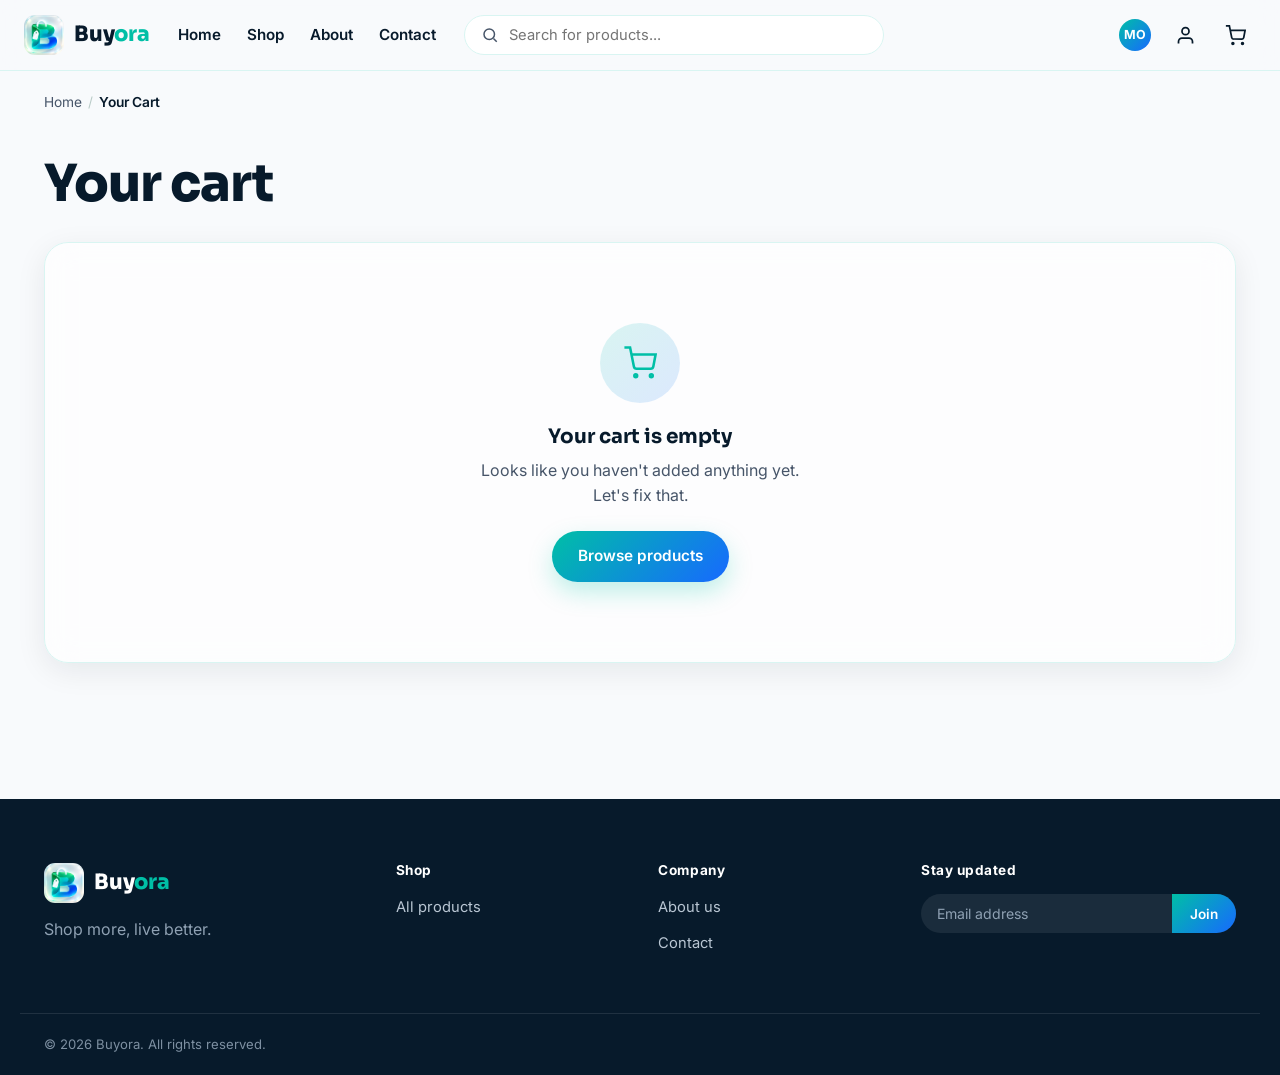
<file: frontend/cart.html>
<!DOCTYPE html>
<html lang="en">
<head>
<meta charset="UTF-8">
<meta name="viewport" content="width=device-width, initial-scale=1.0">
<title>Your Cart — Buyora | Computer Parts Store</title>
<link rel="icon" href="assets/favicon.png">
<link rel="stylesheet" href="css/style.css">
<link rel="stylesheet" href="css/mobile-nav.css">
</head>
<body>

<header class="site-header">
  <div class="header-inner">
    <a href="index.html" class="brand"><img src="assets/icon.png" alt="Buyora logo"><span class="brand-word">Buy<span>ora</span></span></a>
    <nav class="main-nav"><a href="index.html">Home</a><a href="shop.html">Shop</a><a href="about.html">About</a><a href="contact.html">Contact</a></nav>
    <form class="header-search" data-search-form><svg width="18" height="18" viewBox="0 0 24 24" fill="none" stroke="currentColor" stroke-width="2"><circle cx="11" cy="11" r="7"/><line x1="21" y1="21" x2="16.65" y2="16.65"/></svg><input type="text" placeholder="Search for products..."></form>
    <div class="header-actions">
      <a href="login.html" class="icon-btn" aria-label="Account"><svg width="21" height="21" viewBox="0 0 24 24" fill="none" stroke="currentColor" stroke-width="2"><path d="M20 21v-2a4 4 0 0 0-4-4H8a4 4 0 0 0-4 4v2"/><circle cx="12" cy="7" r="4"/></svg></a>
      <a href="cart.html" class="icon-btn" aria-label="Cart"><svg width="21" height="21" viewBox="0 0 24 24" fill="none" stroke="currentColor" stroke-width="2"><circle cx="9" cy="21" r="1"/><circle cx="20" cy="21" r="1"/><path d="M1 1h4l2.68 13.39a2 2 0 0 0 2 1.61h9.72a2 2 0 0 0 2-1.61L23 6H6"/></svg><span class="cart-count" data-cart-count>0</span></a>
      <button class="nav-toggle" data-nav-open aria-label="Open menu"><svg width="22" height="22" viewBox="0 0 24 24" fill="none" stroke="currentColor" stroke-width="2"><line x1="3" y1="12" x2="21" y2="12"/><line x1="3" y1="6" x2="21" y2="6"/><line x1="3" y1="18" x2="21" y2="18"/></svg></button>
    </div>
  </div>
</header>

<div class="mobile-drawer" data-nav-drawer>
  <div class="mobile-drawer-panel">
    <button class="mobile-drawer-close" data-nav-close aria-label="Close menu"><svg width="16" height="16" viewBox="0 0 24 24" fill="none" stroke="currentColor" stroke-width="2"><line x1="18" y1="6" x2="6" y2="18"/><line x1="6" y1="6" x2="18" y2="18"/></svg></button>
    <nav><a href="index.html">Home</a><a href="shop.html">Shop</a><a href="about.html">About</a><a href="contact.html">Contact</a><a href="login.html">Account</a></nav>
  </div>
</div>

<div class="container"><div class="breadcrumb"><a href="index.html">Home</a><span class="sep">/</span><span class="current">Your Cart</span></div></div>

<section class="section-tight">
  <div class="container">
    <h1 style="margin-bottom:28px;">Your cart</h1>
    <div id="cart-root"></div>
  </div>
</section>

<footer class="site-footer">
  <div class="footer-top">
    <div class="footer-brand"><a href="index.html" class="brand"><img src="assets/icon.png" alt="Buyora logo"><span class="brand-word">Buy<span>ora</span></span></a><p>Shop more, live better.</p></div>
    <div class="footer-col"><h4>Shop</h4><ul><li><a href="shop.html">All products</a></li></ul></div>
    <div class="footer-col"><h4>Company</h4><ul><li><a href="about.html">About us</a></li><li><a href="contact.html">Contact</a></li></ul></div>
    <div class="footer-col"><h4>Stay updated</h4><form class="newsletter-mini" data-newsletter-form><input type="email" placeholder="Email address" required><button type="submit">Join</button></form></div>
  </div>
  <div class="footer-bottom"><span>© 2026 Buyora. All rights reserved.</span></div>
</footer>

<script src="js/products.js"></script>
<script src="js/cart.js"></script>
<script src="js/main.js"></script>
<script>
  const SHIPPING_FLAT = 99;
  const FREE_SHIP_THRESHOLD = 1999;
  const GST_RATE = 0.18;
  let appliedCoupon = null;

  function money(n){ return formatINR(n); }

  function renderCart(){
    const root = document.getElementById("cart-root");
    const lines = Cart.lines();

    if(lines.length === 0){
      root.innerHTML = `
        <div class="empty-state glass-card">
          <div class="icon-circle"><svg width="34" height="34" viewBox="0 0 24 24" fill="none" stroke="currentColor" stroke-width="1.8"><circle cx="9" cy="21" r="1"/><circle cx="20" cy="21" r="1"/><path d="M1 1h4l2.68 13.39a2 2 0 0 0 2 1.61h9.72a2 2 0 0 0 2-1.61L23 6H6"/></svg></div>
          <h3>Your cart is empty</h3>
          <p style="max-width:340px;margin:0 auto 22px;">Looks like you haven't added anything yet. Let's fix that.</p>
          <a href="shop.html" class="btn btn-primary">Browse products</a>
        </div>`;
      return;
    }

    const subtotal = Cart.subtotal();
    const shipping = subtotal >= FREE_SHIP_THRESHOLD ? 0 : SHIPPING_FLAT;
    const discount = appliedCoupon ? subtotal * appliedCoupon.rate : 0;
    const tax = (subtotal - discount) * GST_RATE;
    const total = subtotal - discount + shipping + tax;

    root.innerHTML = `
      <div class="cart-layout">
        <div class="glass-card" style="padding:24px;">
          <table class="cart-table">
            <thead><tr><th>Product</th><th>Price</th><th>Qty</th><th>Total</th></tr></thead>
            <tbody>
              ${lines.map(l => `
                <tr>
                  <td>
                    <div class="cart-item-info">
                      <img src="${l.product.images[0]}" alt="${l.product.name}">
                      <div>
                        <b>${l.product.name}</b>
                        <span>${l.color ? `Color: <span style="display:inline-block;width:10px;height:10px;border-radius:50%;background:${l.color};vertical-align:middle;"></span> ` : ""}${l.size ? `Size: ${l.size}` : ""}</span>
                        <a class="remove-link" data-remove="${l.key}">Remove</a>
                      </div>
                    </div>
                  </td>
                  <td>${money(l.product.price)}</td>
                  <td>
                    <div class="qty-stepper">
                      <button type="button" data-dec="${l.key}">−</button>
                      <input type="text" value="${l.qty}" readonly>
                      <button type="button" data-inc="${l.key}">+</button>
                    </div>
                  </td>
                  <td><b>${money(l.product.price * l.qty)}</b></td>
                </tr>`).join("")}
            </tbody>
          </table>
          <div style="margin-top:20px;">
            <a href="shop.html" class="btn btn-outline btn-sm">← Continue shopping</a>
          </div>
        </div>

        <div class="glass-card" style="padding:26px;">
          <h3>Order summary</h3>
          <div class="coupon-row">
            <input type="text" id="coupon-input" placeholder="Coupon code (try WELCOME20)">
            <button class="btn btn-dark btn-sm" id="apply-coupon">Apply</button>
          </div>
          <div class="summary-row"><span>Subtotal</span><span>${money(subtotal)}</span></div>
          ${discount > 0 ? `<div class="summary-row" style="color:var(--teal);"><span>Discount (${appliedCoupon.code})</span><span>−${money(discount)}</span></div>` : ""}
          <div class="summary-row"><span>Shipping</span><span>${shipping === 0 ? "Free" : money(shipping)}</span></div>
          <div class="summary-row"><span>Estimated GST (18%)</span><span>${money(tax)}</span></div>
          <div class="summary-row total"><span>Total</span><span>${money(total)}</span></div>
          <a href="checkout.html" class="btn btn-primary btn-block" style="margin-top:16px;">Proceed to checkout</a>
          <p style="font-size:.8rem;text-align:center;margin-top:14px;">🔒 Secure checkout • Free returns within 30 days</p>
        </div>
      </div>`;

    root.querySelectorAll("[data-remove]").forEach(el => el.addEventListener("click", () => { Cart.remove(el.dataset.remove); renderCart(); }));
    root.querySelectorAll("[data-inc]").forEach(el => el.addEventListener("click", () => {
      const line = Cart.lines().find(l => l.key === el.dataset.inc);
      Cart.updateQty(el.dataset.inc, Math.min(line.product.stock, line.qty + 1));
      renderCart();
    }));
    root.querySelectorAll("[data-dec]").forEach(el => el.addEventListener("click", () => {
      const line = Cart.lines().find(l => l.key === el.dataset.dec);
      Cart.updateQty(el.dataset.dec, line.qty - 1);
      renderCart();
    }));
    const couponBtn = document.getElementById("apply-coupon");
    if(couponBtn){
      couponBtn.addEventListener("click", () => {
        const code = document.getElementById("coupon-input").value.trim().toUpperCase();
        if(code === "WELCOME20"){
          appliedCoupon = { code, rate: 0.2 };
          showToast("Coupon applied: 20% off");
        }else{
          showToast("That coupon code isn't valid", "warn");
        }
        renderCart();
      });
    }
  }

  renderCart();
</script>
</body>
</html>
</file>
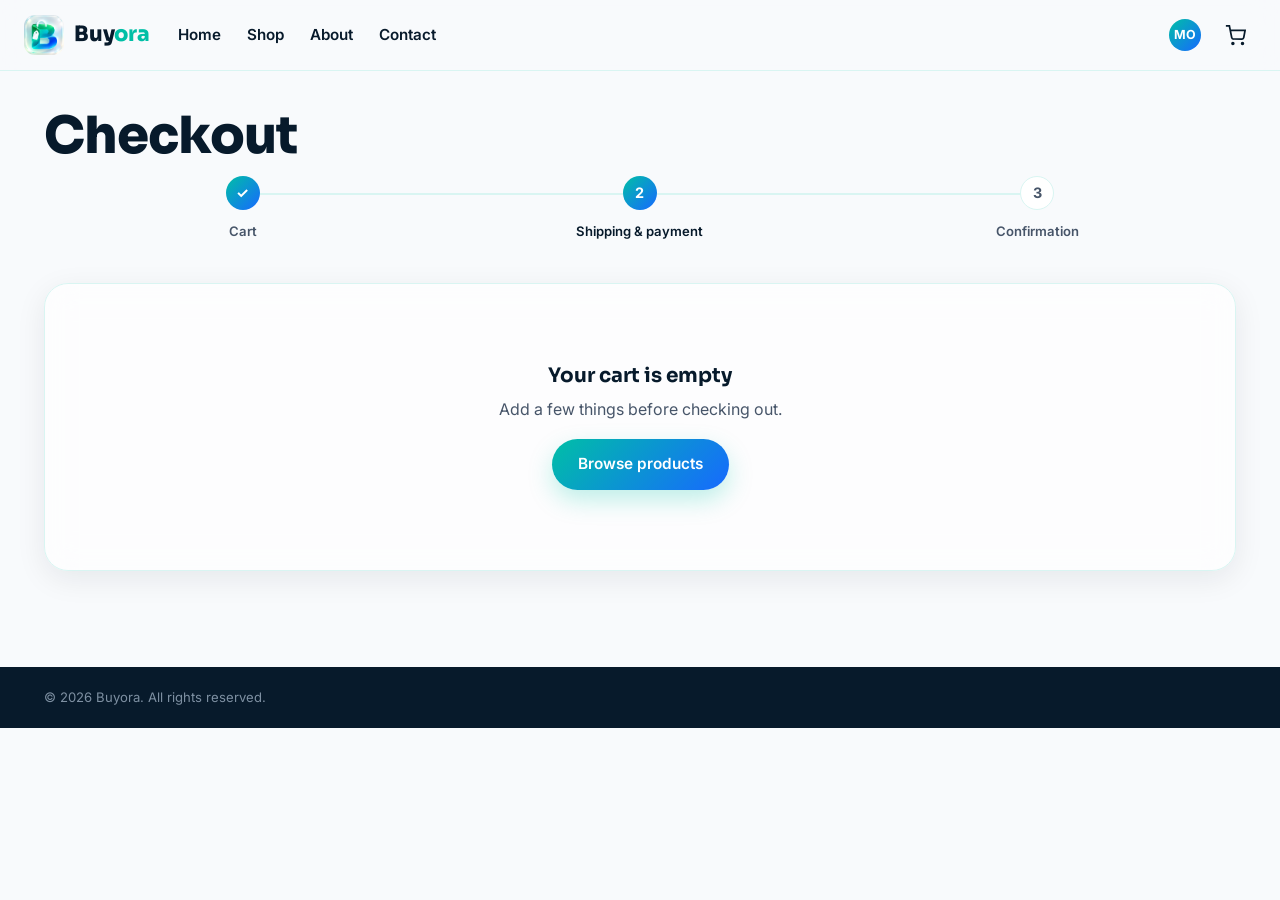
<file: frontend/checkout.html>
<!DOCTYPE html>
<html lang="en">
<head>
<meta charset="UTF-8">
<meta name="viewport" content="width=device-width, initial-scale=1.0">
<title>Checkout — Buyora | Computer Parts Store</title>
<link rel="icon" href="assets/favicon.png">
<link rel="stylesheet" href="css/style.css">
<link rel="stylesheet" href="css/mobile-nav.css">
</head>
<body>

<header class="site-header">
  <div class="header-inner">
    <a href="index.html" class="brand"><img src="assets/icon.png" alt="Buyora logo"><span class="brand-word">Buy<span>ora</span></span></a>
    <nav class="main-nav"><a href="index.html">Home</a><a href="shop.html">Shop</a><a href="about.html">About</a><a href="contact.html">Contact</a></nav>
    <div class="header-actions" style="margin-left:auto;">
      <a href="cart.html" class="icon-btn" aria-label="Cart"><svg width="21" height="21" viewBox="0 0 24 24" fill="none" stroke="currentColor" stroke-width="2"><circle cx="9" cy="21" r="1"/><circle cx="20" cy="21" r="1"/><path d="M1 1h4l2.68 13.39a2 2 0 0 0 2 1.61h9.72a2 2 0 0 0 2-1.61L23 6H6"/></svg><span class="cart-count" data-cart-count>0</span></a>
    </div>
  </div>
</header>

<section class="section-tight">
  <div class="container">
    <h1 style="margin-bottom:10px;">Checkout</h1>
    <div class="checkout-steps">
      <div class="checkout-step done"><div class="num">✓</div><span>Cart</span></div>
      <div class="checkout-step active"><div class="num">2</div><span>Shipping & payment</span></div>
      <div class="checkout-step"><div class="num">3</div><span>Confirmation</span></div>
    </div>

    <div id="checkout-blocker" style="display:none;">
      <div class="empty-state glass-card">
        <h3>Your cart is empty</h3>
        <p>Add a few things before checking out.</p>
        <a href="shop.html" class="btn btn-primary">Browse products</a>
      </div>
    </div>

    <form id="checkout-form" class="checkout-layout">
      <div>
        <div class="glass-card" style="padding:26px;margin-bottom:24px;">
          <h3>Contact & shipping</h3>
          <div class="form-grid">
            <div class="form-field"><label>First name</label><input type="text" id="ship-first" required></div>
            <div class="form-field"><label>Last name</label><input type="text" id="ship-last" required></div>
            <div class="form-field full"><label>Email address</label><input type="email" id="ship-email" required></div>
            <div class="form-field full"><label>Street address</label><input type="text" id="ship-address" required></div>
            <div class="form-field"><label>City</label><input type="text" id="ship-city" required></div>
            <div class="form-field"><label>State / Province</label><input type="text" id="ship-state" required></div>
            <div class="form-field"><label>ZIP / Postal code</label><input type="text" id="ship-zip" required></div>
            <div class="form-field">
              <label>Country</label>
              <select id="ship-country" required>
                <option>India</option><option>United States</option><option>United Kingdom</option><option>Canada</option><option>Australia</option>
              </select>
            </div>
            <div class="form-field full"><label>Phone number</label><input type="tel" id="ship-phone" required></div>
          </div>
        </div>

        <div class="glass-card" style="padding:26px;">
          <h3>Payment method</h3>
          <div class="payment-methods">
            <label class="payment-method active">
              <input type="radio" name="pay" value="card" checked> 💳 Credit or debit card
            </label>
            <label class="payment-method">
              <input type="radio" name="pay" value="paypal"> 🅿️ PayPal
            </label>
            <label class="payment-method">
              <input type="radio" name="pay" value="cod"> 🏦 Cash on delivery
            </label>
          </div>
          <div id="card-fields" class="form-grid" style="margin-top:20px;">
            <div class="form-field full"><label>Card number</label><input type="text" placeholder="1234 1234 1234 1234"></div>
            <div class="form-field"><label>Expiry date</label><input type="text" placeholder="MM / YY"></div>
            <div class="form-field"><label>CVC</label><input type="text" placeholder="123"></div>
          </div>
        </div>
      </div>

      <div>
        <div class="glass-card" style="padding:26px;position:sticky;top:96px;">
          <h3>Order summary</h3>
          <div id="checkout-items"></div>
          <div class="summary-row" style="margin-top:14px;"><span>Subtotal</span><span id="co-subtotal">₹0</span></div>
          <div class="summary-row"><span>Shipping</span><span id="co-shipping">₹0</span></div>
          <div class="summary-row"><span>Estimated GST (18%)</span><span id="co-tax">₹0</span></div>
          <div class="summary-row total"><span>Total</span><span id="co-total">₹0</span></div>
          <button type="submit" class="btn btn-primary btn-block" style="margin-top:16px;" id="place-order-btn">Place order</button>
          <p style="font-size:.8rem;text-align:center;margin-top:14px;">🔒 Your payment information is encrypted</p>
        </div>
      </div>
    </form>
  </div>
</section>

<footer class="site-footer" style="margin-top:60px;">
  <div class="footer-bottom" style="border-top:none;"><span>© 2026 Buyora. All rights reserved.</span></div>
</footer>

<script src="js/products.js"></script>
<script src="js/config.js"></script>
<script src="js/api.js"></script>
<script src="js/cart.js"></script>
<script src="js/main.js"></script>
<script>
  const SHIPPING_FLAT = 99;
  const FREE_SHIP_THRESHOLD = 1999;
  const GST_RATE = 0.18;
  function money(n){ return formatINR(n); }

  const lines = Cart.lines();
  if(lines.length === 0){
    document.getElementById("checkout-blocker").style.display = "block";
    document.getElementById("checkout-form").style.display = "none";
  }else{
    document.getElementById("checkout-items").innerHTML = lines.map(l => `
      <div class="order-summary-item">
        <img src="${l.product.images[0]}" alt="${l.product.name}">
        <div style="flex:1;">
          <b style="font-size:.88rem;color:var(--navy);">${l.product.name}</b>
          <div class="qty-badge">Qty ${l.qty}${l.size ? " • Size " + l.size : ""}</div>
        </div>
        <b style="font-size:.9rem;">${money(l.product.price * l.qty)}</b>
      </div>`).join("");

    const subtotal = Cart.subtotal();
    const shipping = subtotal >= FREE_SHIP_THRESHOLD ? 0 : SHIPPING_FLAT;
    const tax = subtotal * GST_RATE;
    const total = subtotal + shipping + tax;
    document.getElementById("co-subtotal").textContent = money(subtotal);
    document.getElementById("co-shipping").textContent = shipping === 0 ? "Free" : money(shipping);
    document.getElementById("co-tax").textContent = money(tax);
    document.getElementById("co-total").textContent = money(total);
  }

  document.querySelectorAll('.payment-method').forEach(label => {
    label.addEventListener("click", () => {
      document.querySelectorAll('.payment-method').forEach(l => l.classList.remove("active"));
      label.classList.add("active");
      const isCard = label.querySelector("input").parentElement.textContent.includes("Credit");
      document.getElementById("card-fields").style.display = isCard ? "grid" : "none";
    });
  });

  function saveLocalOrder(order){
    const key = "buyora-orders";
    const orders = JSON.parse(localStorage.getItem(key) || "[]");
    const normalized = {
      id: order.id || `BYR-${Date.now()}`,
      createdAt: order.createdAt || order.created_at || new Date().toISOString(),
      status: order.status || "Confirmed",
      shipping: order.shipping || null,
      items: order.items || lines.map(l => ({
        name: l.product.name,
        image: l.product.images[0],
        qty: l.qty,
        price: l.product.price
      })),
      total: order.total ?? lines.reduce((sum, l) => sum + l.product.price * l.qty, 0)
    };
    orders.unshift(normalized);
    localStorage.setItem(key, JSON.stringify(orders.slice(0, 50)));
  }

  document.getElementById("checkout-form").addEventListener("submit", async (e) => {
    e.preventDefault();
    const btn = document.getElementById("place-order-btn");
    btn.disabled = true;
    btn.textContent = "Placing your order...";

    const paymentMethod = document.querySelector('input[name="pay"]:checked')?.value || "card";
    const shipping = {
      name: `${document.getElementById("ship-first").value} ${document.getElementById("ship-last").value}`.trim(),
      email: document.getElementById("ship-email").value,
      address: document.getElementById("ship-address").value,
      city: document.getElementById("ship-city").value,
      state: document.getElementById("ship-state").value,
      zip: document.getElementById("ship-zip").value,
      country: document.getElementById("ship-country").value,
      phone: document.getElementById("ship-phone").value
    };
    const items = lines.map(l => ({ productId: l.productId, qty: l.qty, color: l.color, size: l.size }));

    try{
      // Real order: sent to the backend, which re-validates stock and
      // computes pricing itself (never trusts numbers from the browser).
      const { order } = await Api.createOrder({ items, shipping, paymentMethod, couponCode: null });
      saveLocalOrder(order);
      Cart.clear();
      window.location.href = `order-confirmation.html?orderId=${order.id}`;
    }catch(err){
      if(err.isNetworkError){
        // Backend isn't running — fall back to the front-end-only demo flow
        // so the site still works stand-alone.
        console.warn("Buyora backend unreachable, using demo checkout:", err.message);
        setTimeout(() => {
          saveLocalOrder({
            id: `DEMO-${Date.now()}`,
            createdAt: new Date().toISOString(),
            status: "Confirmed",
            shipping,
            items: lines.map(l => ({
              name: l.product.name,
              image: l.product.images[0],
              qty: l.qty,
              price: l.product.price
            })),
            total: lines.reduce((sum, l) => sum + l.product.price * l.qty, 0)
          });
          Cart.clear();
          window.location.href = "order-confirmation.html?demo=1";
        }, 700);
      }else{
        btn.disabled = false;
        btn.textContent = "Place order";
        showToast(err.message || "Something went wrong placing your order.", "warn");
      }
    }
  });
</script>
</body>
</html>
</file>
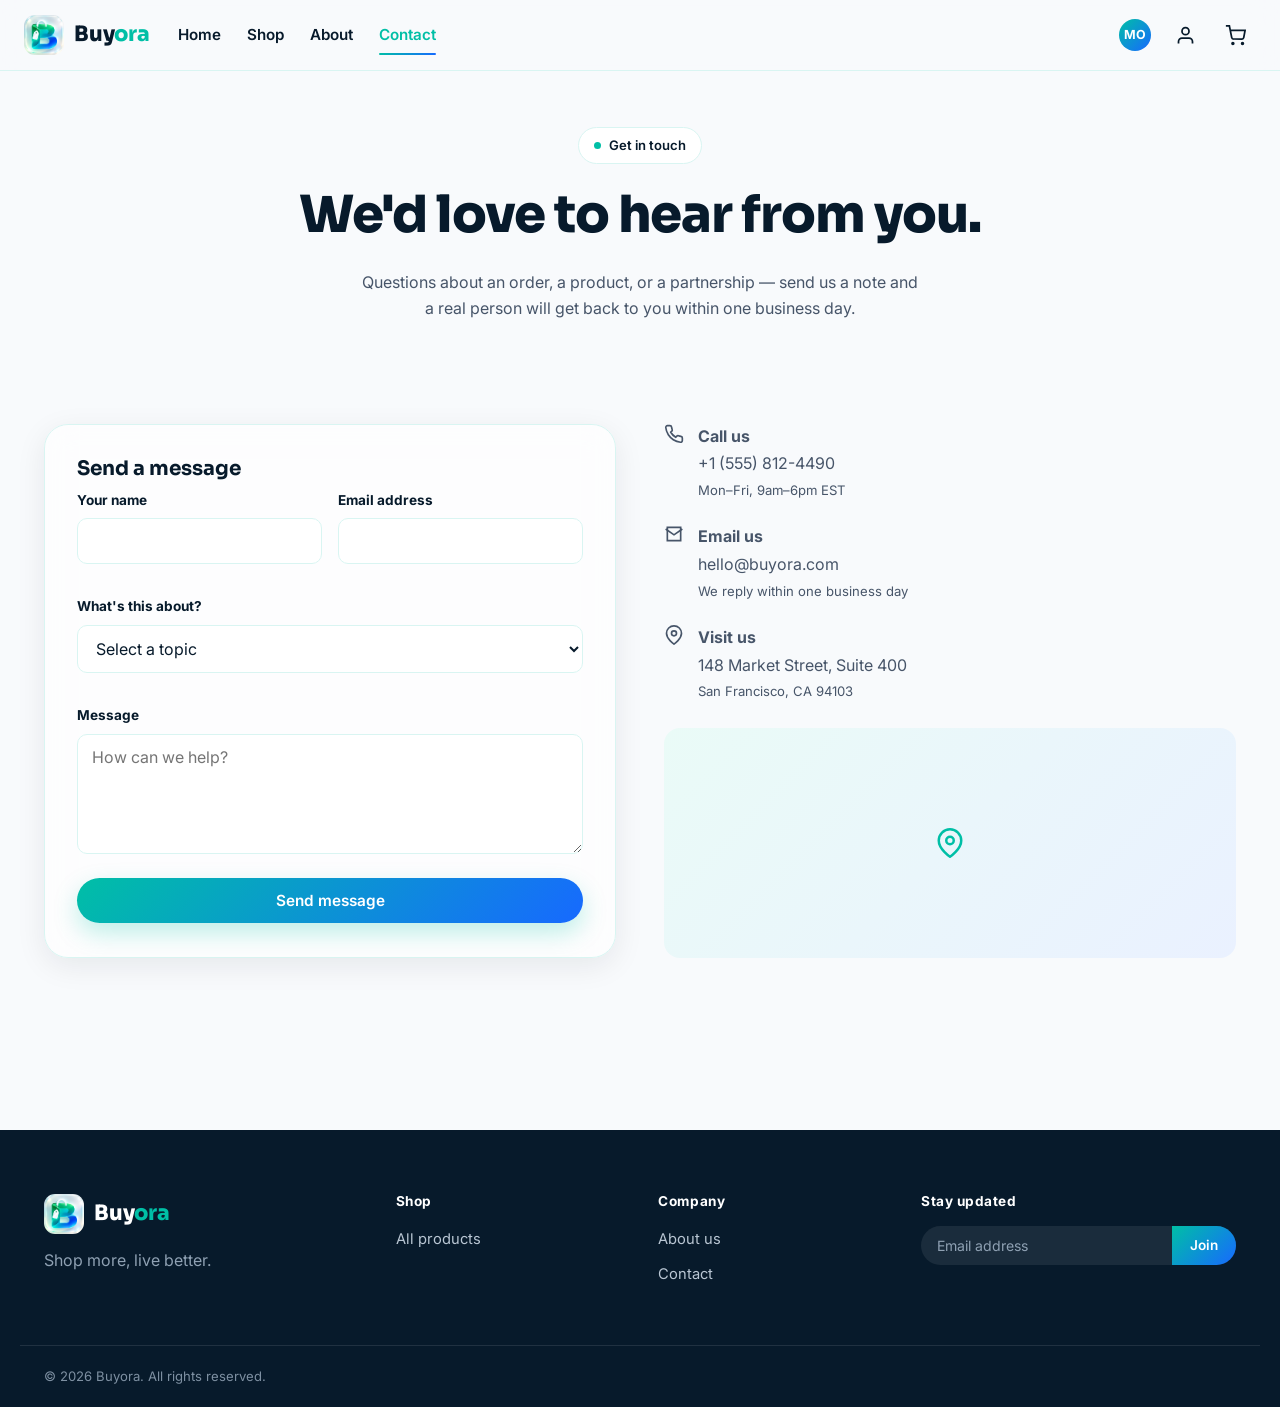
<file: frontend/contact.html>
<!DOCTYPE html>
<html lang="en">
<head>
<meta charset="UTF-8">
<meta name="viewport" content="width=device-width, initial-scale=1.0">
<title>Contact Us — Buyora | Computer Parts Store</title>
<link rel="icon" href="assets/favicon.png">
<link rel="stylesheet" href="css/style.css">
<link rel="stylesheet" href="css/mobile-nav.css">
</head>
<body>

<header class="site-header">
  <div class="header-inner">
    <a href="index.html" class="brand"><img src="assets/icon.png" alt="Buyora logo"><span class="brand-word">Buy<span>ora</span></span></a>
    <nav class="main-nav"><a href="index.html">Home</a><a href="shop.html">Shop</a><a href="about.html">About</a><a href="contact.html" class="active">Contact</a></nav>
    <div class="header-actions" style="margin-left:auto;">
      <a href="login.html" class="icon-btn" aria-label="Account"><svg width="21" height="21" viewBox="0 0 24 24" fill="none" stroke="currentColor" stroke-width="2"><path d="M20 21v-2a4 4 0 0 0-4-4H8a4 4 0 0 0-4 4v2"/><circle cx="12" cy="7" r="4"/></svg></a>
      <a href="cart.html" class="icon-btn" aria-label="Cart"><svg width="21" height="21" viewBox="0 0 24 24" fill="none" stroke="currentColor" stroke-width="2"><circle cx="9" cy="21" r="1"/><circle cx="20" cy="21" r="1"/><path d="M1 1h4l2.68 13.39a2 2 0 0 0 2 1.61h9.72a2 2 0 0 0 2-1.61L23 6H6"/></svg><span class="cart-count" data-cart-count>0</span></a>
      <button class="nav-toggle" data-nav-open aria-label="Open menu"><svg width="22" height="22" viewBox="0 0 24 24" fill="none" stroke="currentColor" stroke-width="2"><line x1="3" y1="12" x2="21" y2="12"/><line x1="3" y1="6" x2="21" y2="6"/><line x1="3" y1="18" x2="21" y2="18"/></svg></button>
    </div>
  </div>
</header>

<div class="mobile-drawer" data-nav-drawer>
  <div class="mobile-drawer-panel">
    <button class="mobile-drawer-close" data-nav-close aria-label="Close menu"><svg width="16" height="16" viewBox="0 0 24 24" fill="none" stroke="currentColor" stroke-width="2"><line x1="18" y1="6" x2="6" y2="18"/><line x1="6" y1="6" x2="18" y2="18"/></svg></button>
    <nav><a href="index.html">Home</a><a href="shop.html">Shop</a><a href="about.html">About</a><a href="contact.html">Contact</a><a href="login.html">Account</a></nav>
  </div>
</div>

<section class="page-hero">
  <div class="container">
    <span class="hero-eyebrow"><span class="dot"></span> Get in touch</span>
    <h1>We'd love to hear from you.</h1>
    <p>Questions about an order, a product, or a partnership — send us a note and a real person will get back to you within one business day.</p>
  </div>
</section>

<section class="section">
  <div class="container">
    <div class="contact-layout">
      <div class="glass-card" style="padding:32px;">
        <h3>Send a message</h3>
        <form id="contact-form">
          <div class="form-grid">
            <div class="form-field"><label>Your name</label><input type="text" required></div>
            <div class="form-field"><label>Email address</label><input type="email" required></div>
            <div class="form-field full">
              <label>What's this about?</label>
              <select required>
                <option value="">Select a topic</option>
                <option>Order question</option>
                <option>Product question</option>
                <option>Returns & refunds</option>
                <option>Partnership</option>
                <option>Something else</option>
              </select>
            </div>
            <div class="form-field full"><label>Message</label><textarea required placeholder="How can we help?"></textarea></div>
          </div>
          <button type="submit" class="btn btn-primary btn-block">Send message</button>
        </form>
      </div>

      <div>
        <div class="contact-info-item">
          <span class="icon-circle"><svg width="20" height="20" viewBox="0 0 24 24" fill="none" stroke="currentColor" stroke-width="2"><path d="M22 16.92v3a2 2 0 0 1-2.18 2 19.79 19.79 0 0 1-8.63-3.07 19.5 19.5 0 0 1-6-6 19.79 19.79 0 0 1-3.07-8.67A2 2 0 0 1 4.11 2h3a2 2 0 0 1 2 1.72c.127.96.361 1.902.7 2.81a2 2 0 0 1-.45 2.11L8.09 9.91a16 16 0 0 0 6 6l1.27-1.27a2 2 0 0 1 2.11-.45c.908.339 1.85.573 2.81.7A2 2 0 0 1 22 16.92z"/></svg></span>
          <div><b>Call us</b><p style="margin:2px 0 0;">+1 (555) 812-4490<br><span style="font-size:.82rem;">Mon–Fri, 9am–6pm EST</span></p></div>
        </div>
        <div class="contact-info-item">
          <span class="icon-circle"><svg width="20" height="20" viewBox="0 0 24 24" fill="none" stroke="currentColor" stroke-width="2"><path d="M4 4h16v16H4z"/><path d="M22 6l-10 7L2 6"/></svg></span>
          <div><b>Email us</b><p style="margin:2px 0 0;">hello@buyora.com<br><span style="font-size:.82rem;">We reply within one business day</span></p></div>
        </div>
        <div class="contact-info-item">
          <span class="icon-circle"><svg width="20" height="20" viewBox="0 0 24 24" fill="none" stroke="currentColor" stroke-width="2"><path d="M21 10c0 7-9 13-9 13s-9-6-9-13a9 9 0 0 1 18 0z"/><circle cx="12" cy="10" r="3"/></svg></span>
          <div><b>Visit us</b><p style="margin:2px 0 0;">148 Market Street, Suite 400<br><span style="font-size:.82rem;">San Francisco, CA 94103</span></p></div>
        </div>
        <div class="map-frame">
          <svg width="30" height="30" viewBox="0 0 24 24" fill="none" stroke="currentColor" stroke-width="2"><path d="M21 10c0 7-9 13-9 13s-9-6-9-13a9 9 0 0 1 18 0z"/><circle cx="12" cy="10" r="3"/></svg>
        </div>
      </div>
    </div>
  </div>
</section>

<footer class="site-footer">
  <div class="footer-top">
    <div class="footer-brand"><a href="index.html" class="brand"><img src="assets/icon.png" alt="Buyora logo"><span class="brand-word">Buy<span>ora</span></span></a><p>Shop more, live better.</p></div>
    <div class="footer-col"><h4>Shop</h4><ul><li><a href="shop.html">All products</a></li></ul></div>
    <div class="footer-col"><h4>Company</h4><ul><li><a href="about.html">About us</a></li><li><a href="contact.html">Contact</a></li></ul></div>
    <div class="footer-col"><h4>Stay updated</h4><form class="newsletter-mini" data-newsletter-form><input type="email" placeholder="Email address" required><button type="submit">Join</button></form></div>
  </div>
  <div class="footer-bottom"><span>© 2026 Buyora. All rights reserved.</span></div>
</footer>

<script src="js/cart.js"></script>
<script src="js/main.js"></script>
<script>
  document.getElementById("contact-form").addEventListener("submit", (e) => {
    e.preventDefault();
    e.target.reset();
    showToast("Message sent — we'll be in touch soon!");
  });
</script>
</body>
</html>
</file>
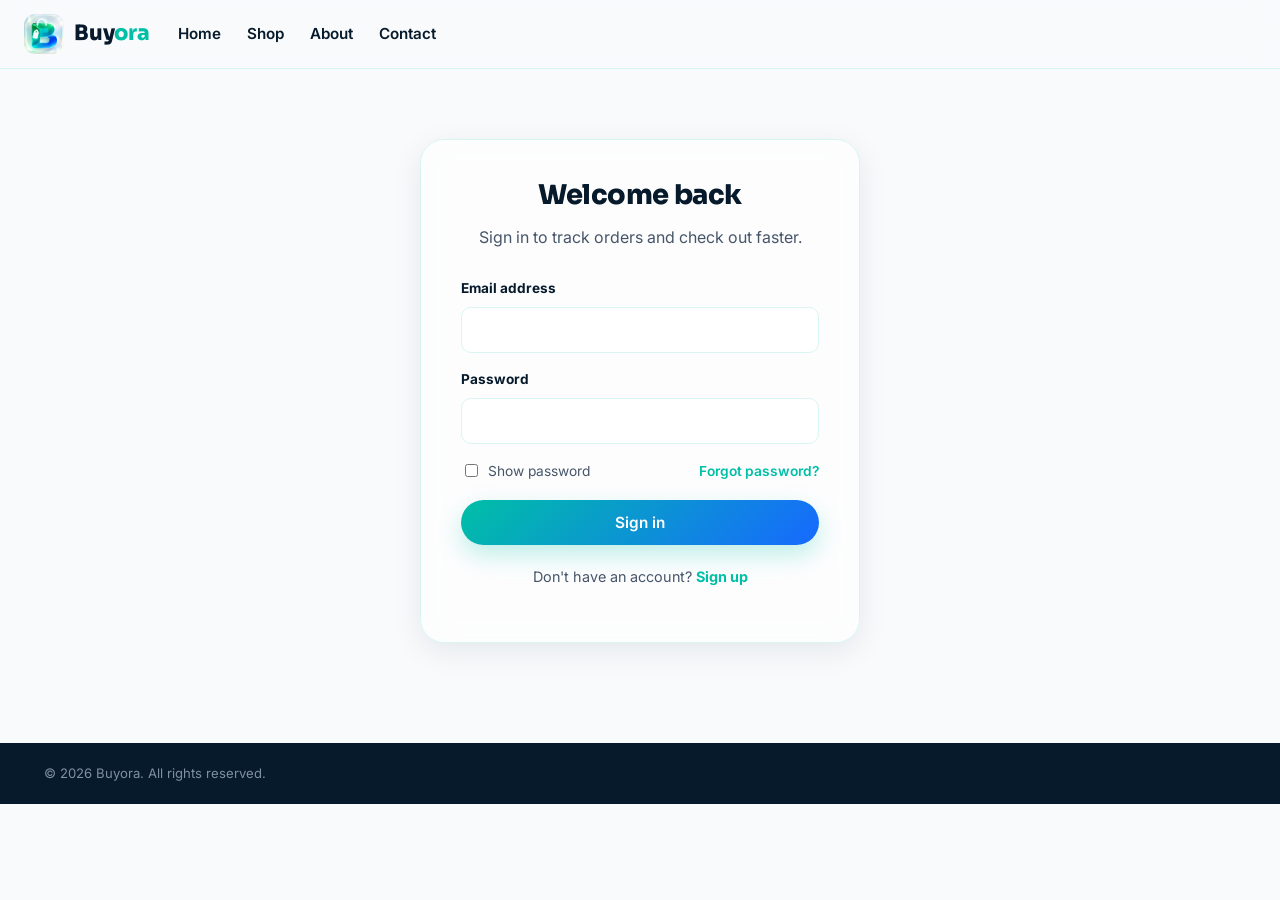
<file: frontend/login.html>
<!DOCTYPE html>
<html lang="en">
<head>
<meta charset="UTF-8">
<meta name="viewport" content="width=device-width, initial-scale=1.0">
<title>Sign In — Buyora | Computer Parts Store</title>
<link rel="icon" href="assets/favicon.png">
<link rel="stylesheet" href="css/style.css">
<link rel="stylesheet" href="css/mobile-nav.css">
</head>
<body>

<header class="site-header">
  <div class="header-inner">
    <a href="index.html" class="brand"><img src="assets/icon.png" alt="Buyora logo"><span class="brand-word">Buy<span>ora</span></span></a>
    <nav class="main-nav"><a href="index.html">Home</a><a href="shop.html">Shop</a><a href="about.html">About</a><a href="contact.html">Contact</a></nav>
  </div>
</header>

<section>
  <div class="container">
    <div class="auth-wrap glass-card">
      <h1 id="auth-title">Welcome back</h1>
      <p class="sub" id="auth-sub">Sign in to track orders and check out faster.</p>

      <form id="login-form">
        <div class="form-field"><label>Email address</label><input type="email" id="login-email" required></div>
        <div class="form-field"><label>Password</label><input type="password" id="login-password" required></div>
        <div class="remember-row">
          <label style="display:flex;align-items:center;gap:7px;"><input type="checkbox" id="show-login-password" style="accent-color:var(--teal);"> Show password</label>
          <a href="#" id="forgot-password-link">Forgot password?</a>
        </div>
        <button type="submit" class="btn btn-primary btn-block">Sign in</button>
      </form>

      <form id="signup-form" style="display:none;">
        <div class="form-grid">
          <div class="form-field"><label>First name</label><input type="text" id="signup-first" required></div>
          <div class="form-field"><label>Last name</label><input type="text" id="signup-last" required></div>
        </div>
        <div class="form-field"><label>Email address</label><input type="email" id="signup-email" required></div>
        <div class="form-field"><label>Password</label><input type="password" id="signup-password" required minlength="6"></div>
        <button type="submit" class="btn btn-primary btn-block">Create account</button>
      </form>

      <form id="reset-form" style="display:none;">
        <div class="form-field"><label>Email address</label><input type="email" id="reset-email" required></div>
        <div class="form-field"><label>New password</label><input type="password" id="reset-password" required minlength="6"></div>
        <div class="form-field"><label>Confirm new password</label><input type="password" id="reset-confirm-password" required minlength="6"></div>
        <div class="remember-row">
          <label style="display:flex;align-items:center;gap:7px;"><input type="checkbox" id="show-reset-password" style="accent-color:var(--teal);"> Show password</label>
        </div>
        <button type="submit" class="btn btn-primary btn-block">Reset password</button>
        <button type="button" id="reset-back" class="btn btn-outline btn-block" style="margin-top:10px;">Back to sign in</button>
      </form>

      <p class="auth-foot" id="auth-toggle-line">
        Don't have an account? <a href="#" id="toggle-auth">Sign up</a>
      </p>
    </div>
  </div>
</section>

<footer class="site-footer">
  <div class="footer-bottom" style="border-top:none;"><span>© 2026 Buyora. All rights reserved.</span></div>
</footer>

<script src="js/config.js"></script>
<script src="js/api.js"></script>
<script src="js/cart.js"></script>
<script>
  let isLogin = true;

  function renderAuthMode(){
    document.getElementById("login-form").style.display = isLogin ? "block" : "none";
    document.getElementById("signup-form").style.display = isLogin ? "none" : "block";
    document.getElementById("reset-form").style.display = "none";
    document.getElementById("auth-title").textContent = isLogin ? "Welcome back" : "Create your account";
    document.getElementById("auth-sub").textContent = isLogin ? "Sign in to track orders and check out faster." : "Join Buyora for a faster checkout and order tracking.";
    document.getElementById("auth-toggle-line").innerHTML = isLogin
      ? `Don't have an account? <a href="#" id="toggle-auth">Sign up</a>`
      : `Already have an account? <a href="#" id="toggle-auth">Sign in</a>`;
  }

  document.getElementById("show-login-password").addEventListener("change", (e) => {
    document.getElementById("login-password").type = e.target.checked ? "text" : "password";
  });

  document.getElementById("forgot-password-link").addEventListener("click", (e) => {
    e.preventDefault();
    document.getElementById("login-form").style.display = "none";
    document.getElementById("signup-form").style.display = "none";
    document.getElementById("reset-form").style.display = "block";
    document.getElementById("auth-title").textContent = "Reset your password";
    document.getElementById("auth-sub").textContent = "Enter your account email and choose a new password.";
    document.getElementById("auth-toggle-line").style.display = "none";
  });

  document.getElementById("show-reset-password").addEventListener("change", (e) => {
    document.getElementById("reset-password").type = e.target.checked ? "text" : "password";
    document.getElementById("reset-confirm-password").type = e.target.checked ? "text" : "password";
  });

  document.getElementById("reset-back").addEventListener("click", () => {
    document.getElementById("auth-toggle-line").style.display = "block";
    renderAuthMode();
  });

  document.getElementById("reset-form").addEventListener("submit", async (e) => {
    e.preventDefault();
    const email = document.getElementById("reset-email").value;
    const password = document.getElementById("reset-password").value;
    const confirmPassword = document.getElementById("reset-confirm-password").value;

    if(password !== confirmPassword){
      showToast("Passwords do not match", "warn");
      return;
    }

    try{
      const result = await Api.resetPassword(email, password);
      showToast(result.message || "Password reset successfully");
      document.getElementById("auth-toggle-line").style.display = "block";
      renderAuthMode();
    }catch(err){
      showToast(err.message || "Could not reset password", "warn");
    }
  });

  // Event delegation: the toggle link is re-created each render, so listen on a stable ancestor.
  document.getElementById("auth-toggle-line").addEventListener("click", (e) => {
    if(e.target.id === "toggle-auth"){
      e.preventDefault();
      isLogin = !isLogin;
      renderAuthMode();
    }
  });

  document.getElementById("login-form").addEventListener("submit", async (e) => {
    e.preventDefault();
    const email = document.getElementById("login-email").value;
    const password = document.getElementById("login-password").value;
    try{
      const { token } = await Api.login(email, password);
      Api.setToken(token);
      showToast("Signed in successfully");
      setTimeout(() => window.location.href = "index.html", 700);
    }catch(err){
      if(err.isNetworkError){
        showToast("Backend not running — signed in for this demo session only", "warn");
        setTimeout(() => window.location.href = "index.html", 900);
      }else{
        showToast(err.message || "Sign in failed", "warn");
      }
    }
  });

  document.getElementById("signup-form").addEventListener("submit", async (e) => {
    e.preventDefault();
    const name = `${document.getElementById("signup-first").value} ${document.getElementById("signup-last").value}`.trim();
    const email = document.getElementById("signup-email").value;
    const password = document.getElementById("signup-password").value;
    try{
      const { token } = await Api.register(name, email, password);
      Api.setToken(token);
      showToast("Account created — welcome to Buyora!");
      setTimeout(() => window.location.href = "index.html", 700);
    }catch(err){
      if(err.isNetworkError){
        showToast("Backend not running — continuing in demo mode", "warn");
        setTimeout(() => window.location.href = "index.html", 900);
      }else{
        showToast(err.message || "Could not create account", "warn");
      }
    }
  });
</script>
</body>
</html>
</file>
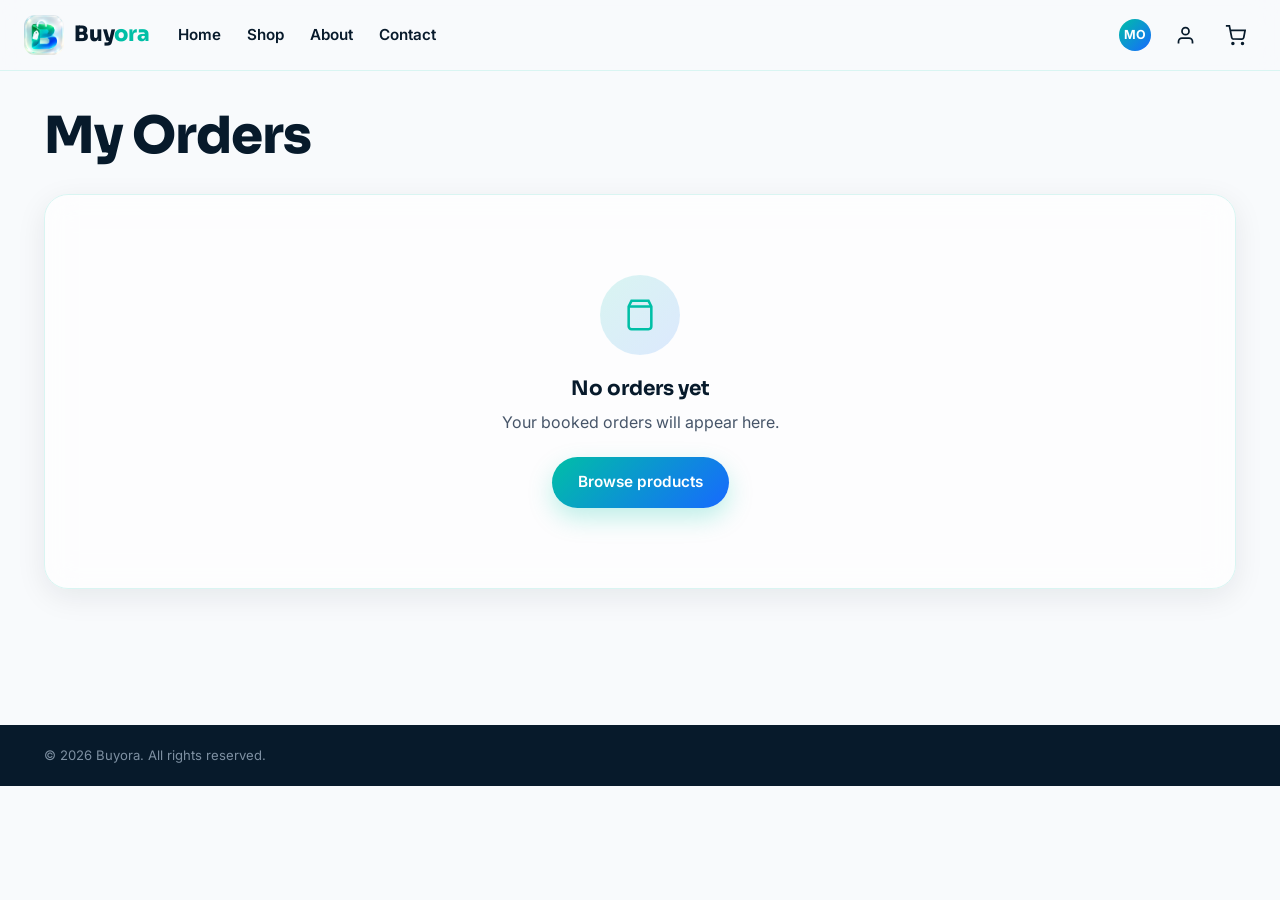
<file: frontend/my-orders.html>
<!DOCTYPE html>
<html lang="en">
<head>
<meta charset="UTF-8">
<meta name="viewport" content="width=device-width, initial-scale=1.0">
<title>My Orders — Buyora</title>
<link rel="icon" href="assets/favicon.png">
<link rel="stylesheet" href="css/style.css">
<link rel="stylesheet" href="css/mobile-nav.css">
</head>
<body>
<header class="site-header">
  <div class="header-inner">
    <a href="index.html" class="brand"><img src="assets/icon.png" alt="Buyora logo"><span class="brand-word">Buy<span>ora</span></span></a>
    <nav class="main-nav"><a href="index.html">Home</a><a href="shop.html">Shop</a><a href="about.html">About</a><a href="contact.html">Contact</a></nav>
    <div class="header-actions">
      <a href="login.html" class="icon-btn" aria-label="Account"><svg width="21" height="21" viewBox="0 0 24 24" fill="none" stroke="currentColor" stroke-width="2"><path d="M20 21v-2a4 4 0 0 0-4-4H8a4 4 0 0 0-4 4v2"/><circle cx="12" cy="7" r="4"/></svg></a>
      <a href="cart.html" class="icon-btn" aria-label="Cart"><svg width="21" height="21" viewBox="0 0 24 24" fill="none" stroke="currentColor" stroke-width="2"><circle cx="9" cy="21" r="1"/><circle cx="20" cy="21" r="1"/><path d="M1 1h4l2.68 13.39a2 2 0 0 0 2 1.61h9.72a2 2 0 0 0 2-1.61L23 6H6"/></svg><span class="cart-count" data-cart-count>0</span></a>
    </div>
  </div>
</header>

<section class="section-tight">
  <div class="container">
    <h1 style="margin-bottom:28px;">My Orders</h1>
    <div id="orders-root"></div>
  </div>
</section>

<footer class="site-footer">
  <div class="footer-bottom" style="border-top:none;"><span>© 2026 Buyora. All rights reserved.</span></div>
</footer>

<script src="js/products.js"></script>
<script src="js/config.js"></script>
<script src="js/api.js"></script>
<script src="js/cart.js"></script>
<script src="js/main.js"></script>
<script>
  async function loadOrders(){
    let orders = JSON.parse(localStorage.getItem("buyora-orders") || "[]");
    if(Api.isLoggedIn()){
      try{
        const data = await Api.myOrders();
        if(Array.isArray(data.orders) && data.orders.length) orders = data.orders.concat(orders);
      }catch(err){
        console.warn("Could not load server orders:", err.message);
      }
    }

    const root = document.getElementById("orders-root");
    if(!orders.length){
      root.innerHTML = `<div class="empty-state glass-card"><div class="icon-circle"><svg width="34" height="34" viewBox="0 0 24 24" fill="none" stroke="currentColor" stroke-width="1.8"><path d="M6 2h12l2 4v14a2 2 0 0 1-2 2H6a2 2 0 0 1-2-2V6l2-4z"/><path d="M4 6h16"/></svg></div><h3>No orders yet</h3><p style="max-width:340px;margin:0 auto 22px;">Your booked orders will appear here.</p><a href="shop.html" class="btn btn-primary">Browse products</a></div>`;
      return;
    }

    root.innerHTML = orders.map(order => {
      const date = order.createdAt || order.created_at;
      const dateText = date ? new Date(date).toLocaleDateString("en-IN", {day:"2-digit", month:"short", year:"numeric"}) : "";
      const items = order.items || [];
      return `<article class="glass-card" style="padding:24px;margin-bottom:18px;">
        <div style="display:flex;justify-content:space-between;gap:16px;align-items:center;margin-bottom:16px;">
          <div><b style="color:var(--navy);">Order #${String(order.id || "").replace(/^DEMO-/, "BYR-")}</b><div style="font-size:.82rem;color:var(--slate);margin-top:4px;">${dateText}</div></div>
          <span class="badge-new">${order.status || "Confirmed"}</span>
        </div>
        ${items.map(item => `<div class="order-summary-item">${item.image ? `<img src="${item.image}" alt="${item.name || item.productName || "Product"}">` : ""}<div style="flex:1;"><b style="font-size:.88rem;color:var(--navy);">${item.name || item.productName || "Product"}</b><div class="qty-badge">Qty ${item.qty || 1}</div></div>${item.price ? `<b>${formatINR(item.price * (item.qty || 1))}</b>` : ""}</div>`).join("")}
        ${order.total ? `<div class="summary-row total"><span>Total</span><b>${formatINR(order.total)}</b></div>` : ""}
      </article>`;
    }).join("");
  }
  loadOrders();
</script>
</body>
</html>
</file>
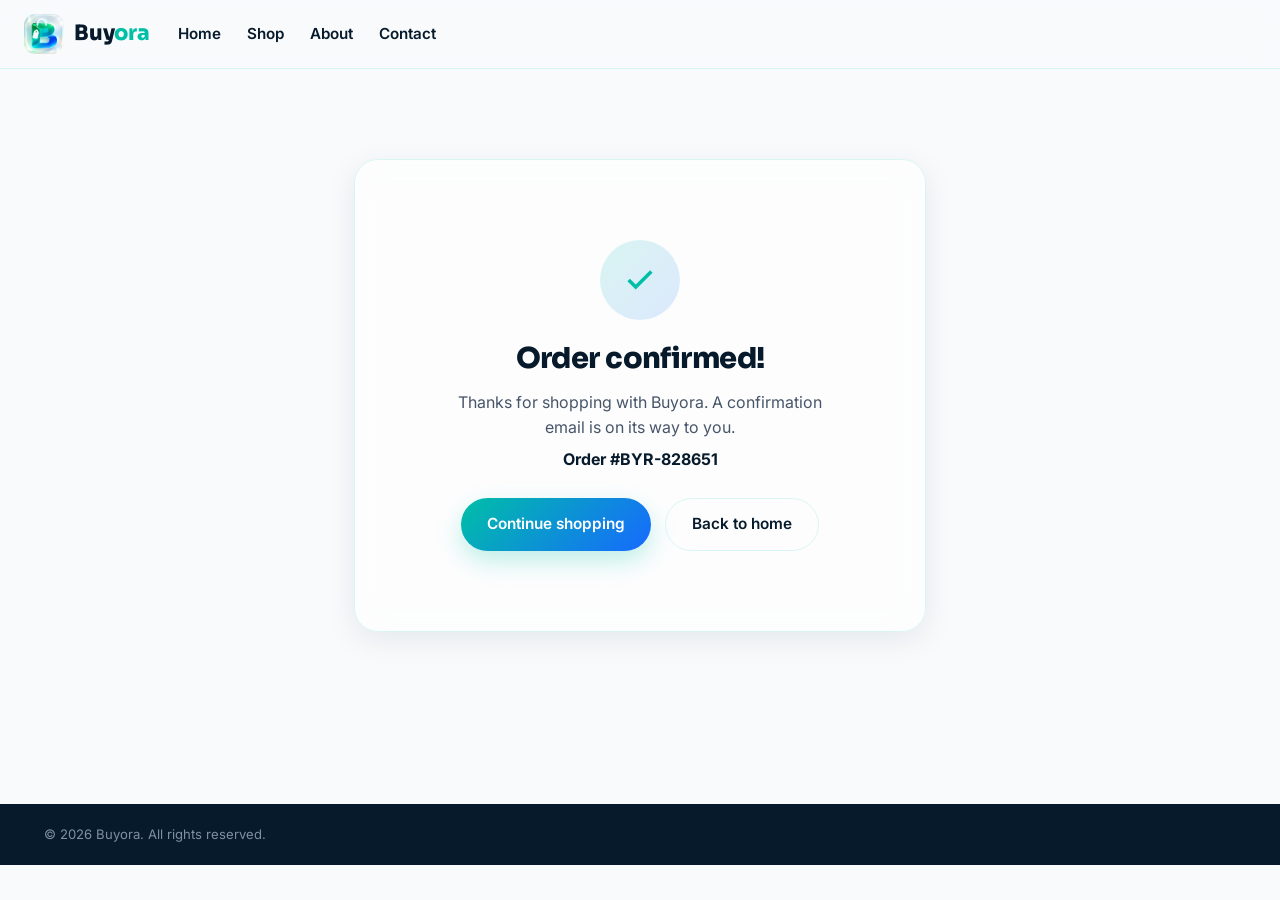
<file: frontend/order-confirmation.html>
<!DOCTYPE html>
<html lang="en">
<head>
<meta charset="UTF-8">
<meta name="viewport" content="width=device-width, initial-scale=1.0">
<title>Order Confirmed — Buyora | Computer Parts Store</title>
<link rel="icon" href="assets/favicon.png">
<link rel="stylesheet" href="css/style.css">
<link rel="stylesheet" href="css/mobile-nav.css">
</head>
<body>

<header class="site-header">
  <div class="header-inner">
    <a href="index.html" class="brand"><img src="assets/icon.png" alt="Buyora logo"><span class="brand-word">Buy<span>ora</span></span></a>
    <nav class="main-nav"><a href="index.html">Home</a><a href="shop.html">Shop</a><a href="about.html">About</a><a href="contact.html">Contact</a></nav>
  </div>
</header>

<section class="section" style="padding-top:90px;">
  <div class="container" style="max-width:620px;text-align:center;">
    <div class="empty-state glass-card">
      <div class="icon-circle" style="width:80px;height:80px;">
        <svg width="34" height="34" viewBox="0 0 24 24" fill="none" stroke="currentColor" stroke-width="2.5"><polyline points="20 6 9 17 4 12"/></svg>
      </div>
      <h1 style="font-size:1.8rem;">Order confirmed!</h1>
      <p style="max-width:400px;margin:0 auto 6px;">Thanks for shopping with Buyora. A confirmation email is on its way to you.</p>
      <p style="font-weight:700;color:var(--navy);margin-bottom:26px;">Order #BYR-<span id="order-num"></span></p>
      <div style="display:flex;gap:14px;justify-content:center;flex-wrap:wrap;">
        <a href="shop.html" class="btn btn-primary">Continue shopping</a>
        <a href="index.html" class="btn btn-outline">Back to home</a>
      </div>
    </div>
  </div>
</section>

<footer class="site-footer">
  <div class="footer-bottom" style="border-top:none;"><span>© 2026 Buyora. All rights reserved.</span></div>
</footer>

<script src="js/cart.js"></script>
<script>
  const orderId = new URLSearchParams(window.location.search).get("orderId");
  document.getElementById("order-num").textContent = orderId
    ? String(orderId).padStart(6, "0")
    : Math.floor(100000 + Math.random()*899999);
</script>
</body>
</html>
</file>
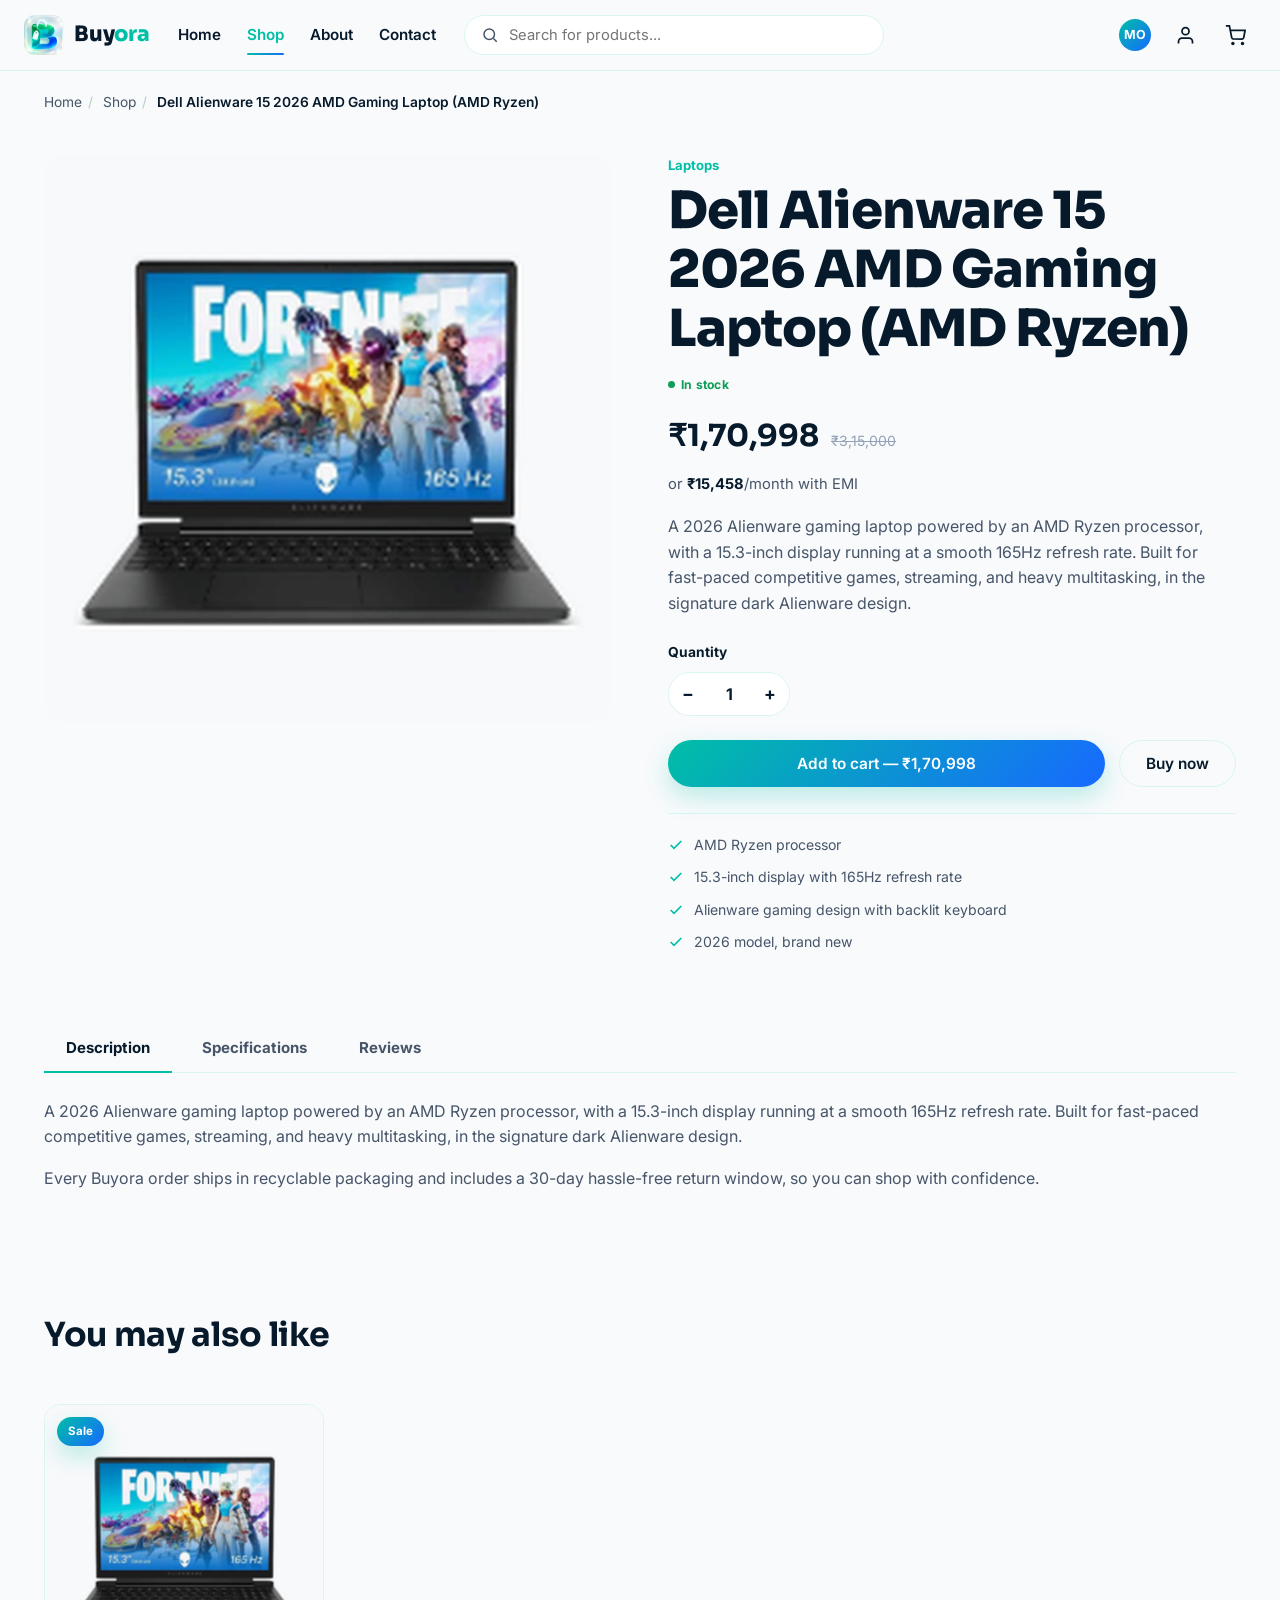
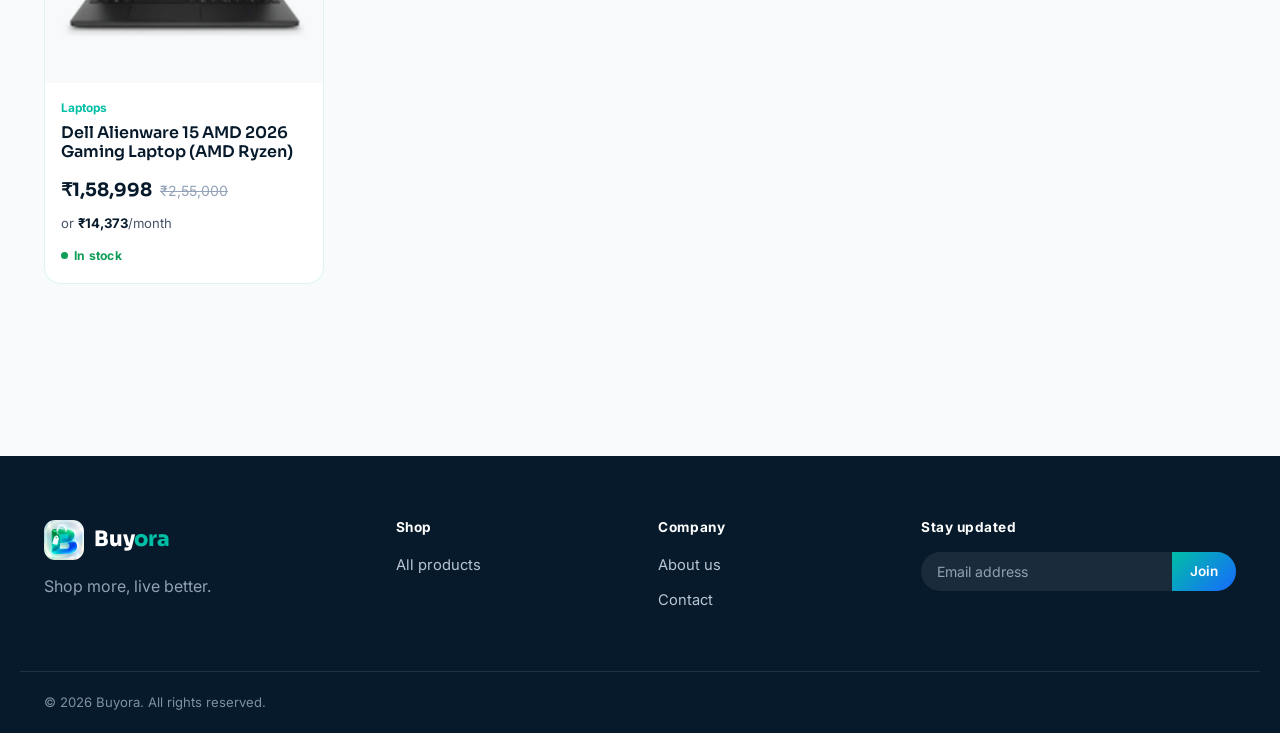
<file: frontend/product.html>
<!DOCTYPE html>
<html lang="en">
<head>
<meta charset="UTF-8">
<meta name="viewport" content="width=device-width, initial-scale=1.0">
<title id="page-title">Product — Buyora</title>
<link rel="icon" href="assets/favicon.png">
<link rel="stylesheet" href="css/style.css">
<link rel="stylesheet" href="css/mobile-nav.css">
</head>
<body>

<header class="site-header">
  <div class="header-inner">
    <a href="index.html" class="brand"><img src="assets/icon.png" alt="Buyora logo"><span class="brand-word">Buy<span>ora</span></span></a>
    <nav class="main-nav"><a href="index.html">Home</a><a href="shop.html" class="active">Shop</a><a href="about.html">About</a><a href="contact.html">Contact</a></nav>
    <form class="header-search" data-search-form><svg width="18" height="18" viewBox="0 0 24 24" fill="none" stroke="currentColor" stroke-width="2"><circle cx="11" cy="11" r="7"/><line x1="21" y1="21" x2="16.65" y2="16.65"/></svg><input type="text" placeholder="Search for products..."></form>
    <div class="header-actions">
      <a href="login.html" class="icon-btn" aria-label="Account"><svg width="21" height="21" viewBox="0 0 24 24" fill="none" stroke="currentColor" stroke-width="2"><path d="M20 21v-2a4 4 0 0 0-4-4H8a4 4 0 0 0-4 4v2"/><circle cx="12" cy="7" r="4"/></svg></a>
      <a href="cart.html" class="icon-btn" aria-label="Cart"><svg width="21" height="21" viewBox="0 0 24 24" fill="none" stroke="currentColor" stroke-width="2"><circle cx="9" cy="21" r="1"/><circle cx="20" cy="21" r="1"/><path d="M1 1h4l2.68 13.39a2 2 0 0 0 2 1.61h9.72a2 2 0 0 0 2-1.61L23 6H6"/></svg><span class="cart-count" data-cart-count>0</span></a>
      <button class="nav-toggle" data-nav-open aria-label="Open menu"><svg width="22" height="22" viewBox="0 0 24 24" fill="none" stroke="currentColor" stroke-width="2"><line x1="3" y1="12" x2="21" y2="12"/><line x1="3" y1="6" x2="21" y2="6"/><line x1="3" y1="18" x2="21" y2="18"/></svg></button>
    </div>
  </div>
</header>

<div class="mobile-drawer" data-nav-drawer>
  <div class="mobile-drawer-panel">
    <button class="mobile-drawer-close" data-nav-close aria-label="Close menu"><svg width="16" height="16" viewBox="0 0 24 24" fill="none" stroke="currentColor" stroke-width="2"><line x1="18" y1="6" x2="6" y2="18"/><line x1="6" y1="6" x2="18" y2="18"/></svg></button>
    <nav><a href="index.html">Home</a><a href="shop.html">Shop</a><a href="about.html">About</a><a href="contact.html">Contact</a><a href="login.html">Account</a></nav>
  </div>
</div>

<div class="container">
  <div class="breadcrumb">
    <a href="index.html">Home</a><span class="sep">/</span>
    <a href="shop.html">Shop</a><span class="sep">/</span>
    <span class="current" id="crumb-name">Product</span>
  </div>
</div>

<section class="section-tight">
  <div class="container">
    <div class="product-detail" id="product-detail-root">
      <!-- filled by JS -->
    </div>

    <div class="pd-tabs">
      <div class="tab-headers">
        <button class="active" data-tab="desc">Description</button>
        <button data-tab="specs">Specifications</button>
        <button data-tab="reviews">Reviews</button>
      </div>
      <div class="tab-panel active" data-panel="desc" id="panel-desc"></div>
      <div class="tab-panel" data-panel="specs" id="panel-specs"></div>
      <div class="tab-panel" data-panel="reviews">
        <p>No reviews yet for this product.</p>
      </div>
    </div>
  </div>
</section>

<section class="section">
  <div class="container">
    <div class="section-head"><div><h2>You may also like</h2></div></div>
    <div class="product-grid" id="related-grid"></div>
  </div>
</section>

<footer class="site-footer">
  <div class="footer-top">
    <div class="footer-brand"><a href="index.html" class="brand"><img src="assets/icon.png" alt="Buyora logo"><span class="brand-word">Buy<span>ora</span></span></a><p>Shop more, live better.</p></div>
    <div class="footer-col"><h4>Shop</h4><ul><li><a href="shop.html">All products</a></li></ul></div>
    <div class="footer-col"><h4>Company</h4><ul><li><a href="about.html">About us</a></li><li><a href="contact.html">Contact</a></li></ul></div>
    <div class="footer-col"><h4>Stay updated</h4><form class="newsletter-mini" data-newsletter-form><input type="email" placeholder="Email address" required><button type="submit">Join</button></form></div>
  </div>
  <div class="footer-bottom"><span>© 2026 Buyora. All rights reserved.</span></div>
</footer>

<script src="js/products.js"></script>
<script src="js/config.js"></script>
<script src="js/api.js"></script>
<script src="js/cart.js"></script>
<script src="js/main.js"></script>
<script>
  let product, selectedColor, selectedSize, selectedImage = 0;

  async function initProductPage(){
    await tryLoadLiveProducts();
    const id = new URLSearchParams(window.location.search).get("id") || PRODUCTS[0].id;
    product = getProductById(id) || PRODUCTS[0];
    selectedColor = product.colors ? product.colors[0] : null;
    selectedSize = product.sizes ? product.sizes[0] : null;

    document.title = product.name + " — Buyora";
    document.getElementById("page-title").textContent = product.name + " — Buyora";
    document.getElementById("crumb-name").textContent = product.name;

    renderDetail();
    document.getElementById("panel-desc").innerHTML = `<p>${product.description}</p><p>Every Buyora order ships in recyclable packaging and includes a 30-day hassle-free return window, so you can shop with confidence.</p>`;
    document.getElementById("panel-specs").innerHTML = `
      <table style="width:100%;border-collapse:collapse;">
        <tbody>
          <tr><td style="padding:12px 0;border-bottom:1px solid var(--border-cyan);color:var(--navy);font-weight:700;width:180px;">Category</td><td style="padding:12px 0;border-bottom:1px solid var(--border-cyan);">${product.category}</td></tr>
          <tr><td style="padding:12px 0;border-bottom:1px solid var(--border-cyan);color:var(--navy);font-weight:700;">Availability</td><td style="padding:12px 0;border-bottom:1px solid var(--border-cyan);">${stockLabel(product)}</td></tr>
          <tr><td style="padding:12px 0;color:var(--navy);font-weight:700;">Shipping</td><td style="padding:12px 0;">Free over ₹1,999, arrives in 3–5 business days</td></tr>
        </tbody>
      </table>`;

    const related = PRODUCTS.filter(p => p.category === product.category && p.id !== product.id).slice(0,4);
    renderProductGrid(document.getElementById("related-grid"), related.length ? related : PRODUCTS.filter(p=>p.id!==product.id).slice(0,4));
  }

  function renderDetail(){
    const root = document.getElementById("product-detail-root");
    const oldPrice = product.oldPrice ? `<span class="price-old">${formatINR(product.oldPrice)}</span>` : "";
    root.innerHTML = `
      <div>
        <div class="pd-gallery-main"><img src="${product.images[selectedImage]}" alt="${product.name}" id="pd-main-img"></div>
        ${product.images.length > 1 ? `<div class="pd-thumbs">
          ${product.images.map((img,i) => `<button class="${i===selectedImage?'active':''}" data-thumb="${i}"><img src="${img}" alt="View ${i+1}"></button>`).join("")}
        </div>` : ""}
      </div>
      <div>
        <span class="pd-cat">${product.category}</span>
        <h1 class="pd-title">${product.name}</h1>
        <div class="pd-meta">
          ${product.reviews > 0 ? `<span class="stars">${renderStars(product.rating)}</span><span>${product.rating} (${product.reviews} reviews)</span>` : ""}
          <span class="stock-line ${isLowStock(product) ? "low" : "ok"}"><span class="dot"></span>${stockLabel(product)}</span>
        </div>
        <div class="pd-price-row"><span class="price-now">${formatINR(product.price)}</span>${oldPrice}</div>
        ${product.emi ? `<div class="pd-emi">or <b>${formatINR(product.emi)}</b>/month with EMI</div>` : ""}
        <p class="pd-desc">${product.description}</p>

        <div class="pd-options">
          ${product.colors ? `
          <div class="option-row">
            <label>Color</label>
            <div class="swatches">
              ${product.colors.map(c => `<button class="swatch ${c===selectedColor?'active':''}" style="background:${c}" data-color="${c}" aria-label="Color ${c}"></button>`).join("")}
            </div>
          </div>` : ""}
          ${product.sizes ? `
          <div class="option-row">
            <label>Size</label>
            <div class="size-pill-row">
              ${product.sizes.map(s => `<button class="size-pill ${s===selectedSize?'active':''}" data-size="${s}">${s}</button>`).join("")}
            </div>
          </div>` : ""}
          <div class="option-row">
            <label>Quantity</label>
            <div class="qty-stepper">
              <button type="button" id="qty-minus">−</button>
              <input type="text" id="qty-input" value="1" readonly>
              <button type="button" id="qty-plus">+</button>
            </div>
          </div>
        </div>

        <div class="pd-actions">
          <button class="btn btn-primary" id="add-to-cart-btn">Add to cart — ${formatINR(product.price)}</button>
          <button class="btn btn-outline" id="buy-now-btn">Buy now</button>
        </div>

        <div class="pd-features">
          ${product.features.map(f => `<div class="pd-feature"><svg width="16" height="16" viewBox="0 0 24 24" fill="none" stroke="currentColor" stroke-width="2.5"><polyline points="20 6 9 17 4 12"/></svg> ${f}</div>`).join("")}
        </div>
      </div>`;

    // Thumb switching
    root.querySelectorAll("[data-thumb]").forEach(btn => {
      btn.addEventListener("click", () => { selectedImage = Number(btn.dataset.thumb); renderDetail(); });
    });
    // Color switching
    root.querySelectorAll("[data-color]").forEach(btn => {
      btn.addEventListener("click", () => { selectedColor = btn.dataset.color; renderDetail(); });
    });
    // Size switching
    root.querySelectorAll("[data-size]").forEach(btn => {
      btn.addEventListener("click", () => { selectedSize = btn.dataset.size; renderDetail(); });
    });

    const qtyInput = document.getElementById("qty-input");
    document.getElementById("qty-minus").addEventListener("click", () => {
      qtyInput.value = Math.max(1, Number(qtyInput.value) - 1);
    });
    document.getElementById("qty-plus").addEventListener("click", () => {
      qtyInput.value = Math.min(product.stock, Number(qtyInput.value) + 1);
    });
    document.getElementById("add-to-cart-btn").addEventListener("click", () => {
      Cart.add(product.id, Number(qtyInput.value), { color: selectedColor, size: selectedSize });
      showToast(`Added ${qtyInput.value} × ${product.name} to your cart`);
    });
    document.getElementById("buy-now-btn").addEventListener("click", () => {
      Cart.add(product.id, Number(qtyInput.value), { color: selectedColor, size: selectedSize });
      window.location.href = "checkout.html";
    });
  }

  // Tabs
  document.querySelectorAll(".tab-headers button").forEach(btn => {
    btn.addEventListener("click", () => {
      document.querySelectorAll(".tab-headers button").forEach(b => b.classList.remove("active"));
      document.querySelectorAll(".tab-panel").forEach(p => p.classList.remove("active"));
      btn.classList.add("active");
      document.querySelector(`[data-panel="${btn.dataset.tab}"]`).classList.add("active");
    });
  });

  initProductPage();
</script>
</body>
</html>
</file>
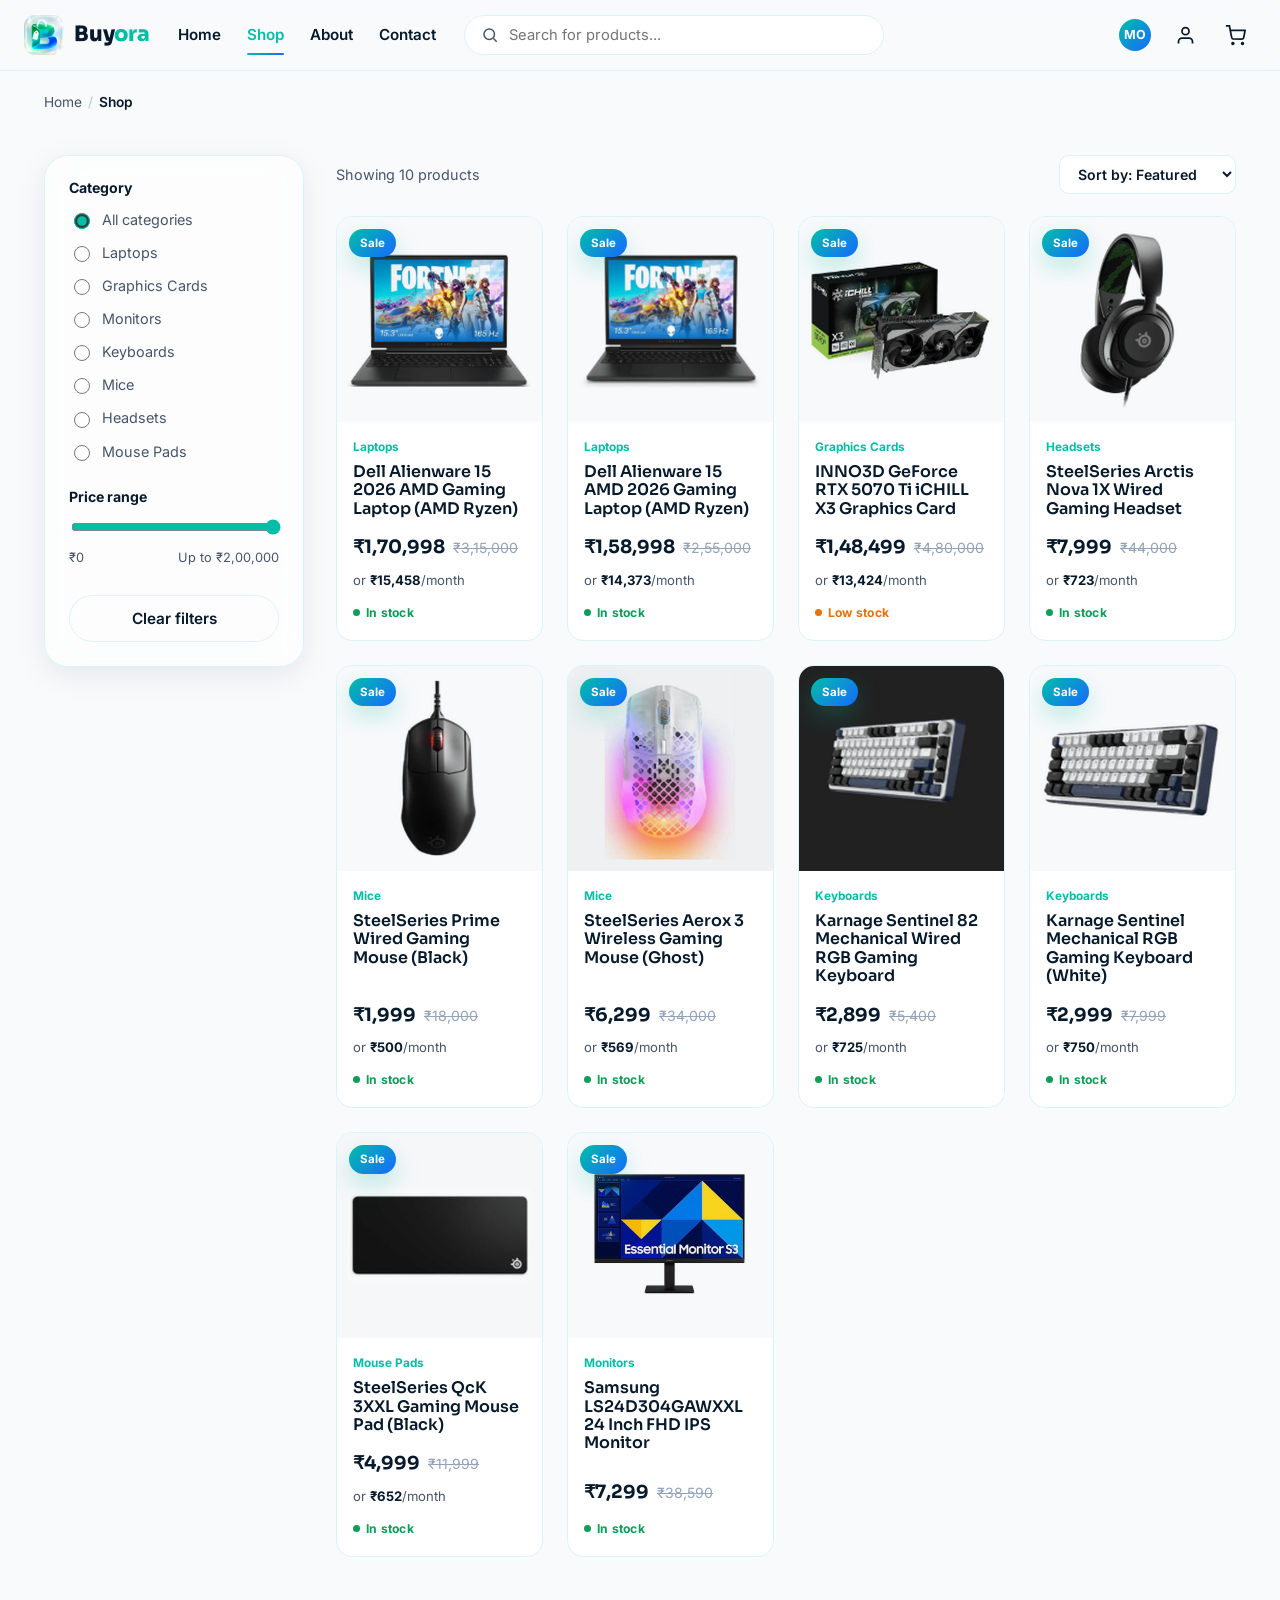
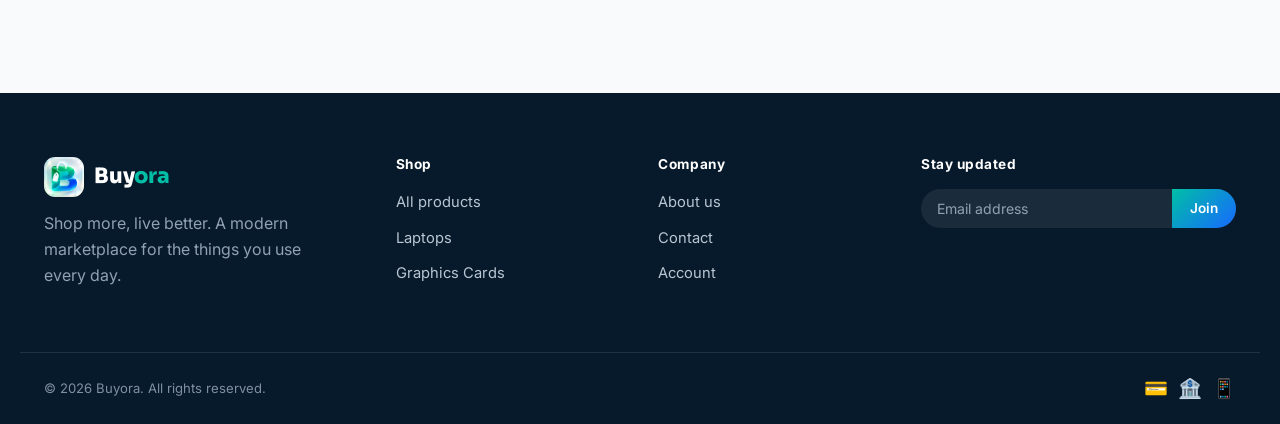
<file: frontend/shop.html>
<!DOCTYPE html>
<html lang="en">
<head>
<meta charset="UTF-8">
<meta name="viewport" content="width=device-width, initial-scale=1.0">
<title>Shop All Products — Buyora | Computer Parts Store</title>
<link rel="icon" href="assets/favicon.png">
<link rel="stylesheet" href="css/style.css">
<link rel="stylesheet" href="css/mobile-nav.css">
</head>
<body>

<header class="site-header">
  <div class="header-inner">
    <a href="index.html" class="brand">
      <img src="assets/icon.png" alt="Buyora logo">
      <span class="brand-word">Buy<span>ora</span></span>
    </a>
    <nav class="main-nav">
      <a href="index.html">Home</a>
      <a href="shop.html" class="active">Shop</a>
      <a href="about.html">About</a>
      <a href="contact.html">Contact</a>
    </nav>
    <form class="header-search" data-search-form>
      <svg width="18" height="18" viewBox="0 0 24 24" fill="none" stroke="currentColor" stroke-width="2"><circle cx="11" cy="11" r="7"/><line x1="21" y1="21" x2="16.65" y2="16.65"/></svg>
      <input type="text" id="header-search-input" placeholder="Search for products...">
    </form>
    <div class="header-actions">
      <a href="login.html" class="icon-btn" aria-label="Account"><svg width="21" height="21" viewBox="0 0 24 24" fill="none" stroke="currentColor" stroke-width="2"><path d="M20 21v-2a4 4 0 0 0-4-4H8a4 4 0 0 0-4 4v2"/><circle cx="12" cy="7" r="4"/></svg></a>
      <a href="cart.html" class="icon-btn" aria-label="Cart"><svg width="21" height="21" viewBox="0 0 24 24" fill="none" stroke="currentColor" stroke-width="2"><circle cx="9" cy="21" r="1"/><circle cx="20" cy="21" r="1"/><path d="M1 1h4l2.68 13.39a2 2 0 0 0 2 1.61h9.72a2 2 0 0 0 2-1.61L23 6H6"/></svg><span class="cart-count" data-cart-count>0</span></a>
      <button class="nav-toggle" data-nav-open aria-label="Open menu"><svg width="22" height="22" viewBox="0 0 24 24" fill="none" stroke="currentColor" stroke-width="2"><line x1="3" y1="12" x2="21" y2="12"/><line x1="3" y1="6" x2="21" y2="6"/><line x1="3" y1="18" x2="21" y2="18"/></svg></button>
    </div>
  </div>
</header>

<div class="mobile-drawer" data-nav-drawer>
  <div class="mobile-drawer-panel">
    <button class="mobile-drawer-close" data-nav-close aria-label="Close menu"><svg width="16" height="16" viewBox="0 0 24 24" fill="none" stroke="currentColor" stroke-width="2"><line x1="18" y1="6" x2="6" y2="18"/><line x1="6" y1="6" x2="18" y2="18"/></svg></button>
    <form class="header-search" data-search-form><svg width="18" height="18" viewBox="0 0 24 24" fill="none" stroke="currentColor" stroke-width="2"><circle cx="11" cy="11" r="7"/><line x1="21" y1="21" x2="16.65" y2="16.65"/></svg><input type="text" placeholder="Search for products..."></form>
    <nav><a href="index.html">Home</a><a href="shop.html">Shop</a><a href="about.html">About</a><a href="contact.html">Contact</a><a href="login.html">Account</a></nav>
  </div>
</div>

<div class="container">
  <div class="breadcrumb"><a href="index.html">Home</a><span class="sep">/</span><span class="current">Shop</span></div>
</div>

<section class="section-tight">
  <div class="container">
    <div class="shop-layout">

      <aside class="filter-panel glass-card">
        <div class="filter-group">
          <h4>Category</h4>
          <div id="category-filters"></div>
        </div>
        <div class="filter-group">
          <h4>Price range</h4>
          <input type="range" min="0" max="200000" step="500" value="200000" class="price-range" id="price-range">
          <div class="range-values"><span>₹0</span><span id="price-range-val">Up to ₹2,00,000</span></div>
        </div>
        <button class="btn btn-outline btn-block" id="clear-filters">Clear filters</button>
      </aside>

      <div>
        <div class="shop-toolbar">
          <span class="result-count" id="result-count">Showing products</span>
          <select class="sort-select" id="sort-select">
            <option value="featured">Sort by: Featured</option>
            <option value="price-asc">Price: Low to High</option>
            <option value="price-desc">Price: High to Low</option>
            <option value="discount">Biggest Discount</option>
            <option value="name">Name: A–Z</option>
          </select>
        </div>
        <div class="product-grid" id="shop-grid"></div>
      </div>
    </div>
  </div>
</section>

<footer class="site-footer">
  <div class="footer-top">
    <div class="footer-brand">
      <a href="index.html" class="brand"><img src="assets/icon.png" alt="Buyora logo"><span class="brand-word">Buy<span>ora</span></span></a>
      <p>Shop more, live better. A modern marketplace for the things you use every day.</p>
    </div>
    <div class="footer-col"><h4>Shop</h4><ul><li><a href="shop.html">All products</a></li><li><a href="shop.html?cat=Laptops">Laptops</a></li><li><a href="shop.html?cat=Graphics Cards">Graphics Cards</a></li></ul></div>
    <div class="footer-col"><h4>Company</h4><ul><li><a href="about.html">About us</a></li><li><a href="contact.html">Contact</a></li><li><a href="login.html">Account</a></li></ul></div>
    <div class="footer-col"><h4>Stay updated</h4><form class="newsletter-mini" data-newsletter-form><input type="email" placeholder="Email address" required><button type="submit">Join</button></form></div>
  </div>
  <div class="footer-bottom"><span>© 2026 Buyora. All rights reserved.</span><span class="payment-icons">💳 &nbsp;🏦 &nbsp;📱</span></div>
</footer>

<script src="js/products.js"></script>
<script src="js/config.js"></script>
<script src="js/api.js"></script>
<script src="js/cart.js"></script>
<script src="js/main.js"></script>
<script>
  const params = new URLSearchParams(window.location.search);
  const state = {
    query: params.get("q") || "",
    category: params.get("cat") || "all",
    maxPrice: 200000,
    sort: "featured"
  };

  if(state.query) document.getElementById("header-search-input").value = state.query;

  // Build category filter checkboxes
  const catFilterEl = document.getElementById("category-filters");
  const allCats = ["all", ...CATEGORIES.map(c => c.name)];
  catFilterEl.innerHTML = allCats.map(cat => `
    <label class="filter-option">
      <input type="radio" name="category" value="${cat}" ${cat === state.category ? "checked" : ""}>
      ${cat === "all" ? "All categories" : cat}
    </label>`).join("");

  function applyFilters(){
    let list = PRODUCTS.filter(p => {
      if(state.category !== "all" && p.category !== state.category) return false;
      if(p.price > state.maxPrice) return false;
      if(state.query && !p.name.toLowerCase().includes(state.query.toLowerCase()) && !p.category.toLowerCase().includes(state.query.toLowerCase())) return false;
      return true;
    });

    switch(state.sort){
      case "price-asc": list.sort((a,b) => a.price - b.price); break;
      case "price-desc": list.sort((a,b) => b.price - a.price); break;
      case "discount": list.sort((a,b) => ((b.oldPrice||b.price)-b.price)/(b.oldPrice||b.price) - ((a.oldPrice||a.price)-a.price)/(a.oldPrice||a.price)); break;
      case "name": list.sort((a,b) => a.name.localeCompare(b.name)); break;
    }

    document.getElementById("result-count").textContent = `Showing ${list.length} product${list.length !== 1 ? "s" : ""}`;
    renderProductGrid(document.getElementById("shop-grid"), list);
  }

  catFilterEl.addEventListener("change", e => {
    state.category = e.target.value;
    applyFilters();
  });

  const priceRange = document.getElementById("price-range");
  priceRange.addEventListener("input", e => {
    state.maxPrice = Number(e.target.value);
    document.getElementById("price-range-val").textContent = state.maxPrice >= 200000 ? "Up to ₹2,00,000" : `Up to ${formatINR(state.maxPrice)}`;
    applyFilters();
  });

  document.getElementById("sort-select").addEventListener("change", e => {
    state.sort = e.target.value;
    applyFilters();
  });

  document.getElementById("clear-filters").addEventListener("click", () => {
    state.category = "all"; state.maxPrice = 200000; state.query = "";
    priceRange.value = 200000;
    document.getElementById("price-range-val").textContent = "Up to ₹2,00,000";
    document.querySelectorAll('input[name="category"]')[0].checked = true;
    document.getElementById("header-search-input").value = "";
    applyFilters();
  });

  (async () => {
    await tryLoadLiveProducts();
    applyFilters();
  })();
</script>
</body>
</html>
</file>
<file: frontend/css/style.css>
/* ============================================================
   BUYORA — Core Stylesheet
   Design tokens follow the brand's glass + gradient identity.
   ============================================================ */

@import url('https://fonts.googleapis.com/css2?family=Sora:wght@400;500;600;700;800&family=Inter:wght@400;500;600;700&display=swap');

:root{
  /* Brand palette */
  --bg-main:#F8FAFC;
  --navy:#071A2B;
  --teal:#00BFA6;
  --blue:#1769FF;
  --slate:#475569;
  --glass:rgba(255,255,255,.65);
  --border-cyan:#D9F5F2;

  /* Derived */
  --teal-blue-grad: linear-gradient(135deg, var(--teal) 0%, var(--blue) 100%);
  --teal-blue-grad-soft: linear-gradient(135deg, rgba(0,191,166,.14) 0%, rgba(23,105,255,.14) 100%);
  --shadow-glass: 0 8px 30px rgba(7,26,43,.08);
  --shadow-glass-lg: 0 20px 60px rgba(7,26,43,.12);
  --shadow-teal: 0 10px 24px rgba(0,191,166,.25);
  --radius-s: 10px;
  --radius-m: 16px;
  --radius-l: 24px;
  --radius-full: 999px;

  --font-head: 'Sora', 'Segoe UI', sans-serif;
  --font-body: 'Inter', 'Segoe UI', sans-serif;
}

*,*::before,*::after{ box-sizing:border-box; }
html{ scroll-behavior:smooth; }
body{
  margin:0;
  background:var(--bg-main);
  color:var(--slate);
  font-family:var(--font-body);
  font-size:16px;
  line-height:1.6;
  -webkit-font-smoothing:antialiased;
}
img{ max-width:100%; display:block; }
a{ color:inherit; text-decoration:none; }
ul{ list-style:none; margin:0; padding:0; }
button{ font-family:inherit; cursor:pointer; }
input,select,textarea{ font-family:inherit; font-size:1rem; }

h1,h2,h3,h4{
  font-family:var(--font-head);
  color:var(--navy);
  margin:0 0 .5em;
  line-height:1.15;
  font-weight:700;
}
h1{ font-size:clamp(2.1rem, 4vw, 3.4rem); font-weight:800; letter-spacing:-.02em; }
h2{ font-size:clamp(1.6rem, 2.6vw, 2.3rem); letter-spacing:-.01em; }
h3{ font-size:1.25rem; }
p{ margin:0 0 1em; }

:focus-visible{
  outline:2px solid var(--blue);
  outline-offset:2px;
  border-radius:4px;
}

.container{
  width:100%;
  max-width:1240px;
  margin:0 auto;
  padding:0 24px;
}

/* ---------- Buttons ---------- */
.btn{
  display:inline-flex;
  align-items:center;
  justify-content:center;
  gap:8px;
  padding:13px 26px;
  border-radius:var(--radius-full);
  border:none;
  font-weight:600;
  font-size:.96rem;
  transition:transform .18s ease, box-shadow .18s ease, background .18s ease;
  white-space:nowrap;
}
.btn-primary{
  background:var(--teal-blue-grad);
  color:#fff;
  box-shadow:var(--shadow-teal);
}
.btn-primary:hover{ transform:translateY(-2px); box-shadow:0 14px 30px rgba(0,191,166,.32); }
.btn-outline{
  background:transparent;
  color:var(--navy);
  border:1.5px solid var(--border-cyan);
}
.btn-outline:hover{ border-color:var(--teal); color:var(--teal); }
.btn-dark{
  background:var(--navy);
  color:#fff;
}
.btn-dark:hover{ background:#0d2740; }
.btn-block{ width:100%; }
.btn-sm{ padding:9px 18px; font-size:.86rem; }
.btn[disabled]{ opacity:.5; cursor:not-allowed; transform:none !important; }

/* ---------- Top notice bar ---------- */
.notice-bar{
  background:var(--navy);
  color:#DCEFEA;
  text-align:center;
  font-size:.82rem;
  padding:9px 16px;
  letter-spacing:.02em;
}
.notice-bar strong{ color:#7CF3D8; }

/* ---------- Header ---------- */
.site-header{
  position:sticky;
  top:0;
  z-index:100;
  background:rgba(248,250,252,.85);
  backdrop-filter:blur(14px);
  -webkit-backdrop-filter:blur(14px);
  border-bottom:1px solid var(--border-cyan);
}
.header-inner{
  display:flex;
  align-items:center;
  gap:28px;
  padding:14px 24px;
}
.brand{
  display:flex;
  align-items:center;
  gap:10px;
  flex-shrink:0;
}
.brand img{ width:40px; height:40px; border-radius:11px; }
.brand-word{
  font-family:var(--font-head);
  font-weight:800;
  font-size:1.32rem;
  color:var(--navy);
  letter-spacing:-.01em;
}
.brand-word span{ color:var(--teal); }

.main-nav{ display:flex; align-items:center; gap:26px; }
.main-nav a{
  font-size:.95rem;
  font-weight:600;
  color:var(--navy);
  position:relative;
  padding:6px 0;
}
.main-nav a.active,
.main-nav a:hover{ color:var(--teal); }
.main-nav a.active::after{
  content:"";
  position:absolute;
  left:0; right:0; bottom:-2px;
  height:2px;
  background:var(--teal-blue-grad);
  border-radius:2px;
}

.header-search{
  flex:1;
  max-width:420px;
  display:flex;
  align-items:center;
  gap:8px;
  background:#fff;
  border:1.5px solid var(--border-cyan);
  border-radius:var(--radius-full);
  padding:9px 16px;
  transition:border-color .15s ease;
}
.header-search:focus-within{ border-color:var(--teal); }
.header-search input{
  border:none;
  outline:none;
  width:100%;
  background:transparent;
  color:var(--navy);
  font-size:.92rem;
}
.header-search svg{ flex-shrink:0; color:var(--slate); }

.header-actions{ display:flex; align-items:center; gap:8px; margin-left:auto; }
.my-orders-btn{
  width:auto;
  height:42px;
  border-radius:var(--radius-full);
  padding:0;
  min-width:42px;
  text-decoration:none;
  font-size:.78rem;
  letter-spacing:.04em;
  font-weight:700;
  background:var(--teal-blue-grad-soft);
}
.my-orders-label{
  white-space:nowrap;
  width:32px;
  height:32px;
  display:flex;
  align-items:center;
  justify-content:center;
  border-radius:50%;
  background:var(--teal-blue-grad);
  color:#fff;
}

@media (max-width: 700px){
  .my-orders-label{ display:none; }
  .my-orders-btn{ width:42px; padding:0; justify-content:center; }
}

.icon-btn{
  position:relative;
  width:42px; height:42px;
  display:flex; align-items:center; justify-content:center;
  border-radius:50%;
  color:var(--navy);
  background:transparent;
  border:none;
  transition:background .15s ease;
}
.icon-btn:hover{ background:var(--teal-blue-grad-soft); }
.cart-count{
  position:absolute;
  top:2px; right:2px;
  background:var(--teal-blue-grad);
  color:#fff;
  font-size:.64rem;
  font-weight:700;
  min-width:17px; height:17px;
  border-radius:50%;
  display:flex; align-items:center; justify-content:center;
  padding:0 3px;
  box-shadow:0 0 0 2px var(--bg-main);
}
.nav-toggle{ display:none; }

/* ---------- Footer ---------- */
.site-footer{
  background:var(--navy);
  color:#B9C6D3;
  margin-top:100px;
}
.footer-top{
  display:grid;
  grid-template-columns:1.4fr 1fr 1fr 1.2fr;
  gap:40px;
  padding:64px 24px 48px;
  max-width:1240px;
  margin:0 auto;
}
.footer-brand .brand-word{ color:#fff; }
.footer-brand p{ color:#8FA1B3; max-width:280px; margin-top:14px; }
.footer-col h4{
  color:#fff;
  font-size:.85rem;
  letter-spacing:.04em;
  margin-bottom:16px;
  font-family:var(--font-body);
  font-weight:700;
}
.footer-col ul li{ margin-bottom:10px; }
.footer-col a{ color:#B9C6D3; font-size:.92rem; }
.footer-col a:hover{ color:var(--teal); }
.footer-social{ display:flex; gap:10px; margin-top:16px; }
.footer-social a{
  width:36px; height:36px;
  border:1px solid rgba(255,255,255,.15);
  border-radius:50%;
  display:flex; align-items:center; justify-content:center;
}
.footer-social a:hover{ border-color:var(--teal); }
.newsletter-mini{ display:flex; margin-top:14px; border-radius:var(--radius-full); overflow:hidden; background:rgba(255,255,255,.08); }
.newsletter-mini input{ flex:1; background:transparent; border:none; padding:11px 16px; color:#fff; outline:none; font-size:.88rem; }
.newsletter-mini input::placeholder{ color:#8FA1B3; }
.newsletter-mini button{ border:none; padding:0 18px; background:var(--teal-blue-grad); color:#fff; font-weight:600; font-size:.85rem; }
.footer-bottom{
  border-top:1px solid rgba(255,255,255,.1);
  padding:20px 24px;
  display:flex; justify-content:space-between; align-items:center; flex-wrap:wrap; gap:10px;
  max-width:1240px; margin:0 auto;
  font-size:.82rem;
  color:#7E90A2;
}
.footer-bottom a{ color:#7E90A2; }
.payment-icons{ display:flex; gap:8px; font-size:1.2rem; }

/* ---------- Glass card ---------- */
.glass-card{
  background:var(--glass);
  backdrop-filter:blur(16px);
  -webkit-backdrop-filter:blur(16px);
  border:1px solid var(--border-cyan);
  border-radius:var(--radius-l);
  box-shadow:var(--shadow-glass);
}

/* ---------- Badges / chips ---------- */
.chip{
  display:inline-flex;
  align-items:center;
  gap:6px;
  font-size:.78rem;
  font-weight:600;
  padding:5px 12px;
  border-radius:var(--radius-full);
  background:var(--teal-blue-grad-soft);
  color:var(--navy);
}
.badge-sale{
  position:absolute; top:12px; left:12px;
  background:var(--teal-blue-grad);
  color:#fff;
  font-size:.72rem;
  font-weight:700;
  padding:5px 11px;
  border-radius:var(--radius-full);
  box-shadow:var(--shadow-teal);
  z-index:2;
}
.badge-new{
  position:absolute; top:12px; left:12px;
  background:var(--navy);
  color:#fff;
  font-size:.72rem;
  font-weight:700;
  padding:5px 11px;
  border-radius:var(--radius-full);
  z-index:2;
}

/* ---------- Breadcrumb ---------- */
.breadcrumb{
  font-size:.86rem;
  color:var(--slate);
  padding:20px 0 6px;
}
.breadcrumb a:hover{ color:var(--teal); }
.breadcrumb .sep{ margin:0 6px; color:#B9CBC7; }
.breadcrumb .current{ color:var(--navy); font-weight:600; }

/* ---------- Section spacing ---------- */
.section{ padding:72px 0; }
.section-head{
  display:flex;
  align-items:flex-end;
  justify-content:space-between;
  gap:20px;
  margin-bottom:34px;
  flex-wrap:wrap;
}
.section-head p{ color:var(--slate); max-width:520px; margin:8px 0 0; }
.section-tight{ padding:36px 0; }

/* ---------- Product grid & card ---------- */
.product-grid{
  display:grid;
  grid-template-columns:repeat(4, 1fr);
  gap:24px;
}
.product-card{
  position:relative;
  background:#fff;
  border:1px solid var(--border-cyan);
  border-radius:var(--radius-m);
  overflow:hidden;
  transition:transform .22s ease, box-shadow .22s ease;
  display:flex;
  flex-direction:column;
}
.product-card:hover{
  transform:translateY(-5px);
  box-shadow:var(--shadow-glass-lg);
}
.product-media{
  position:relative;
  aspect-ratio:1/1;
  background:linear-gradient(135deg,#EAFBF7,#EAF1FF);
  display:flex;
  align-items:center;
  justify-content:center;
  overflow:hidden;
}
.product-media img{ width:100%; height:100%; object-fit:cover; transition:transform .35s ease; }
.product-card:hover .product-media img{ transform:scale(1.06); }
.quick-add{
  position:absolute;
  bottom:10px; left:10px; right:10px;
  opacity:0; transform:translateY(8px);
  transition:opacity .2s ease, transform .2s ease;
}
.product-card:hover .quick-add{ opacity:1; transform:translateY(0); }
.product-body{ padding:16px 16px 18px; display:flex; flex-direction:column; gap:6px; flex:1; }
.product-cat{ font-size:.74rem; color:var(--teal); font-weight:700; }
.product-name{ font-family:var(--font-head); font-weight:600; font-size:1rem; color:var(--navy); }
.product-name a:hover{ color:var(--teal); }
.product-rating{ display:flex; align-items:center; gap:5px; font-size:.8rem; color:var(--slate); }
.stars{ color:#FFB020; letter-spacing:1px; }
.product-price{ margin-top:auto; display:flex; align-items:baseline; gap:8px; }
.price-now{ font-family:var(--font-head); font-weight:700; font-size:1.15rem; color:var(--navy); }
.price-old{ text-decoration:line-through; color:#94A3B8; font-size:.88rem; }

/* ---------- Category card ---------- */
.category-grid{ display:grid; grid-template-columns:repeat(auto-fit,minmax(150px,1fr)); gap:18px; }
.category-card{
  padding:26px 18px;
  text-align:center;
  border-radius:var(--radius-m);
  background:#fff;
  border:1px solid var(--border-cyan);
  transition:transform .2s ease, box-shadow .2s ease, border-color .2s ease;
}
.category-card:hover{ transform:translateY(-4px); box-shadow:var(--shadow-glass); border-color:var(--teal); }
.category-icon{
  width:56px; height:56px;
  margin:0 auto 14px;
  border-radius:16px;
  background:var(--teal-blue-grad-soft);
  display:flex; align-items:center; justify-content:center;
  color:var(--teal);
}
.category-card span{ font-weight:600; color:var(--navy); font-size:.92rem; }

/* ---------- Hero ---------- */
.hero{
  position:relative;
  overflow:hidden;
  padding:70px 24px 90px;
  background:
    radial-gradient(circle at 15% 20%, rgba(0,191,166,.14), transparent 45%),
    radial-gradient(circle at 85% 75%, rgba(23,105,255,.14), transparent 45%),
    var(--bg-main);
}
.hero-inner{
  max-width:1240px;
  margin:0 auto;
  display:grid;
  grid-template-columns:1fr 1fr;
  gap:50px;
  align-items:center;
}
.hero-eyebrow{
  display:inline-flex;
  align-items:center;
  gap:8px;
  background:#fff;
  border:1px solid var(--border-cyan);
  padding:7px 15px;
  border-radius:var(--radius-full);
  font-size:.82rem;
  font-weight:600;
  color:var(--navy);
  margin-bottom:22px;
}
.hero-eyebrow .dot{ width:7px; height:7px; border-radius:50%; background:var(--teal); }
.hero h1{ margin-bottom:18px; }
.hero h1 .grad{
  background:var(--teal-blue-grad);
  -webkit-background-clip:text;
  background-clip:text;
  color:transparent;
}
.hero-sub{ font-size:1.08rem; max-width:480px; margin-bottom:30px; }
.hero-ctas{ display:flex; gap:14px; flex-wrap:wrap; }
.hero-stats{ display:flex; gap:34px; margin-top:44px; }
.hero-stat b{ display:block; font-family:var(--font-head); font-size:1.5rem; color:var(--navy); }
.hero-stat span{ font-size:.82rem; color:var(--slate); }

.hero-visual{ position:relative; display:flex; align-items:center; justify-content:center; }
.hero-visual .orb{
  position:absolute;
  width:380px; height:380px;
  border-radius:50%;
  background:var(--teal-blue-grad);
  opacity:.18;
  filter:blur(10px);
}
.hero-card-main{
  position:relative;
  width:340px;
  padding:26px;
  z-index:2;
}
.hero-card-main img{ border-radius:14px; margin-bottom:16px; }
.hero-float-card{
  position:absolute;
  padding:14px 18px;
  display:flex; align-items:center; gap:12px;
  z-index:3;
}
.hero-float-1{ top:6%; right:-6%; }
.hero-float-2{ bottom:8%; left:-8%; }
.hero-float-card .icon-circle{
  width:38px; height:38px; border-radius:50%;
  background:var(--teal-blue-grad-soft);
  display:flex; align-items:center; justify-content:center;
  color:var(--teal);
  flex-shrink:0;
}
.hero-float-card b{ display:block; color:var(--navy); font-size:.92rem; }
.hero-float-card span{ font-size:.76rem; color:var(--slate); }

/* ---------- Promo banner ---------- */
.promo-banner{
  border-radius:var(--radius-l);
  background:var(--navy);
  color:#fff;
  padding:52px;
  display:flex;
  align-items:center;
  justify-content:space-between;
  gap:30px;
  flex-wrap:wrap;
  position:relative;
  overflow:hidden;
}
.promo-banner::before{
  content:"";
  position:absolute; inset:0;
  background:radial-gradient(circle at 90% 20%, rgba(0,191,166,.35), transparent 55%);
}
.promo-banner > *{ position:relative; z-index:1; }
.promo-banner h2{ color:#fff; margin-bottom:8px; }
.promo-banner p{ color:#B9C6D3; margin:0; }

/* ---------- Testimonials ---------- */
.testimonial-grid{ display:grid; grid-template-columns:repeat(3,1fr); gap:24px; }
.testimonial-card{ padding:28px; }
.testimonial-card .stars{ margin-bottom:12px; display:block; }
.testimonial-person{ display:flex; align-items:center; gap:12px; margin-top:18px; }
.testimonial-person img{ width:42px; height:42px; border-radius:50%; object-fit:cover; }
.testimonial-person b{ display:block; color:var(--navy); font-size:.9rem; }
.testimonial-person span{ font-size:.78rem; color:var(--slate); }

/* ---------- Trust strip ---------- */
.trust-strip{ display:grid; grid-template-columns:repeat(4,1fr); gap:20px; }
.trust-item{ display:flex; align-items:center; gap:14px; padding:20px; }
.trust-item .icon-circle{
  width:46px; height:46px; border-radius:14px;
  background:var(--teal-blue-grad-soft);
  display:flex; align-items:center; justify-content:center;
  color:var(--teal); flex-shrink:0;
}
.trust-item b{ display:block; color:var(--navy); font-size:.94rem; }
.trust-item span{ font-size:.8rem; color:var(--slate); }

/* ---------- Shop layout ---------- */
.shop-layout{ display:grid; grid-template-columns:260px 1fr; gap:32px; align-items:start; }
.filter-panel{ padding:24px; position:sticky; top:96px; }
.filter-group{ margin-bottom:26px; }
.filter-group:last-child{ margin-bottom:0; }
.filter-group h4{ font-size:.88rem; color:var(--navy); margin-bottom:12px; font-family:var(--font-body); font-weight:700; }
.filter-option{ display:flex; align-items:center; gap:9px; margin-bottom:10px; font-size:.9rem; color:var(--slate); cursor:pointer; }
.filter-option input{ accent-color:var(--teal); width:16px; height:16px; }
.price-range{ width:100%; accent-color:var(--teal); }
.range-values{ display:flex; justify-content:space-between; font-size:.8rem; color:var(--slate); margin-top:6px; }

.shop-toolbar{
  display:flex; align-items:center; justify-content:space-between;
  margin-bottom:22px; flex-wrap:wrap; gap:12px;
}
.result-count{ font-size:.9rem; color:var(--slate); }
.sort-select{
  padding:9px 14px;
  border-radius:var(--radius-s);
  border:1.5px solid var(--border-cyan);
  background:#fff;
  color:var(--navy);
  font-weight:600;
  font-size:.88rem;
}

/* ---------- Product detail ---------- */
.product-detail{ display:grid; grid-template-columns:1fr 1fr; gap:56px; }
.pd-gallery-main{
  aspect-ratio:1/1;
  border-radius:var(--radius-l);
  overflow:hidden;
  background:linear-gradient(135deg,#EAFBF7,#EAF1FF);
  margin-bottom:14px;
}
.pd-gallery-main img{ width:100%; height:100%; object-fit:cover; }
.pd-thumbs{ display:flex; gap:12px; }
.pd-thumbs button{
  width:74px; height:74px;
  border-radius:12px;
  overflow:hidden;
  border:2px solid transparent;
  padding:0;
  background:#fff;
}
.pd-thumbs button.active{ border-color:var(--teal); }
.pd-thumbs img{ width:100%; height:100%; object-fit:cover; }

.pd-cat{ color:var(--teal); font-weight:700; font-size:.82rem; margin-bottom:6px; display:block; }
.pd-title{ margin-bottom:10px; }
.pd-meta{ display:flex; align-items:center; gap:14px; margin-bottom:18px; font-size:.9rem; }
.pd-meta .stock{ color:var(--teal); font-weight:600; }
.pd-price-row{ display:flex; align-items:baseline; gap:12px; margin-bottom:20px; }
.pd-price-row .price-now{ font-size:1.9rem; }
.pd-desc{ margin-bottom:24px; }
.pd-options{ margin-bottom:24px; }
.option-row{ margin-bottom:16px; }
.option-row label{ display:block; font-size:.86rem; font-weight:700; color:var(--navy); margin-bottom:9px; }
.swatches{ display:flex; gap:10px; }
.swatch{
  width:34px; height:34px; border-radius:50%;
  border:2px solid #fff;
  outline:1.5px solid var(--border-cyan);
  cursor:pointer;
}
.swatch.active{ outline:2px solid var(--teal); outline-offset:2px; }
.size-pill{
  padding:8px 16px; border-radius:var(--radius-s);
  border:1.5px solid var(--border-cyan);
  background:#fff; font-weight:600; font-size:.86rem; color:var(--navy);
}
.size-pill.active{ border-color:var(--teal); background:var(--teal-blue-grad-soft); color:var(--teal); }
.size-pill-row{ display:flex; gap:10px; flex-wrap:wrap; }

.qty-stepper{
  display:inline-flex; align-items:center;
  border:1.5px solid var(--border-cyan);
  border-radius:var(--radius-full);
  overflow:hidden;
}
.qty-stepper button{
  width:38px; height:42px;
  border:none; background:#fff; color:var(--navy);
  font-size:1.1rem; font-weight:700;
}
.qty-stepper button:hover{ background:var(--teal-blue-grad-soft); }
.qty-stepper input{
  width:44px; text-align:center; border:none; outline:none;
  height:42px; color:var(--navy); font-weight:700;
}
.pd-actions{ display:flex; gap:14px; margin-bottom:26px; }
.pd-actions .btn-primary{ flex:1; }
.pd-features{ display:flex; flex-direction:column; gap:10px; padding-top:20px; border-top:1px solid var(--border-cyan); }
.pd-feature{ display:flex; align-items:center; gap:10px; font-size:.88rem; color:var(--slate); }
.pd-feature svg{ color:var(--teal); flex-shrink:0; }

.pd-tabs{ margin-top:70px; }
.tab-headers{ display:flex; gap:8px; border-bottom:1px solid var(--border-cyan); margin-bottom:26px; }
.tab-headers button{
  background:none; border:none; padding:14px 22px;
  font-weight:700; color:var(--slate); font-size:.94rem;
  border-bottom:2px solid transparent; margin-bottom:-1px;
}
.tab-headers button.active{ color:var(--navy); border-color:var(--teal); }
.tab-panel{ display:none; }
.tab-panel.active{ display:block; }

.review-item{ padding:22px 0; border-bottom:1px solid var(--border-cyan); }
.review-head{ display:flex; align-items:center; justify-content:between; gap:12px; margin-bottom:8px; }
.review-head b{ color:var(--navy); }
.review-date{ font-size:.78rem; color:#94A3B8; margin-left:auto; }

/* ---------- Cart page ---------- */
.cart-layout{ display:grid; grid-template-columns:1.6fr 1fr; gap:32px; align-items:start; }
.cart-table{ width:100%; border-collapse:collapse; }
.cart-table th{ text-align:left; font-size:.78rem; text-transform:uppercase; letter-spacing:.04em; color:var(--slate); padding-bottom:14px; border-bottom:1px solid var(--border-cyan); }
.cart-table td{ padding:20px 0; border-bottom:1px solid var(--border-cyan); vertical-align:middle; }
.cart-item-info{ display:flex; align-items:center; gap:16px; }
.cart-item-info img{ width:76px; height:76px; border-radius:12px; object-fit:cover; background:#EAF1FF; }
.cart-item-info b{ color:var(--navy); font-size:.94rem; display:block; margin-bottom:4px; }
.cart-item-info span{ font-size:.8rem; color:var(--slate); }
.remove-link{ font-size:.82rem; color:#EF4444; font-weight:600; margin-top:6px; display:inline-block; }
.summary-row{ display:flex; justify-content:space-between; padding:10px 0; font-size:.94rem; color:var(--slate); }
.summary-row.total{ border-top:1px solid var(--border-cyan); margin-top:8px; padding-top:16px; font-weight:700; color:var(--navy); font-size:1.1rem; }
.coupon-row{ display:flex; gap:10px; margin:18px 0; }
.coupon-row input{ flex:1; padding:11px 14px; border-radius:var(--radius-s); border:1.5px solid var(--border-cyan); }
.empty-state{ text-align:center; padding:80px 20px; }
.empty-state .icon-circle{ width:80px; height:80px; border-radius:50%; background:var(--teal-blue-grad-soft); display:flex; align-items:center; justify-content:center; color:var(--teal); margin:0 auto 22px; }

/* ---------- Forms (checkout, auth, contact) ---------- */
.form-grid{ display:grid; grid-template-columns:1fr 1fr; gap:16px; }
.form-field{ margin-bottom:16px; }
.form-field.full{ grid-column:1/-1; }
.form-field label{ display:block; font-size:.85rem; font-weight:700; color:var(--navy); margin-bottom:7px; }
.form-field input,.form-field select,.form-field textarea{
  width:100%; padding:12px 14px;
  border-radius:var(--radius-s);
  border:1.5px solid var(--border-cyan);
  background:#fff; color:var(--navy);
  outline:none; transition:border-color .15s ease;
}
.form-field input:focus,.form-field select:focus,.form-field textarea:focus{ border-color:var(--teal); }
.form-field textarea{ resize:vertical; min-height:120px; }
.checkout-layout{ display:grid; grid-template-columns:1.5fr 1fr; gap:40px; align-items:start; }
.checkout-steps{ display:flex; gap:0; margin-bottom:40px; }
.checkout-step{ flex:1; text-align:center; position:relative; }
.checkout-step .num{
  width:34px; height:34px; border-radius:50%;
  background:#fff; border:1.5px solid var(--border-cyan);
  display:flex; align-items:center; justify-content:center;
  margin:0 auto 8px; font-weight:700; color:var(--slate); font-size:.9rem;
}
.checkout-step.active .num,.checkout-step.done .num{ background:var(--teal-blue-grad); color:#fff; border:none; }
.checkout-step span{ font-size:.82rem; color:var(--slate); font-weight:600; }
.checkout-step.active span{ color:var(--navy); }
.checkout-step::after{
  content:""; position:absolute; top:17px; left:50%; width:100%; height:2px;
  background:var(--border-cyan); z-index:-1;
}
.checkout-step:last-child::after{ display:none; }
.payment-methods{ display:flex; flex-direction:column; gap:12px; }
.payment-method{
  display:flex; align-items:center; gap:12px;
  border:1.5px solid var(--border-cyan); border-radius:var(--radius-s);
  padding:14px 16px; cursor:pointer;
}
.payment-method.active{ border-color:var(--teal); background:var(--teal-blue-grad-soft); }
.payment-method input{ accent-color:var(--teal); width:17px; height:17px; }
.order-summary-item{ display:flex; gap:12px; align-items:center; padding:12px 0; border-bottom:1px solid var(--border-cyan); }
.order-summary-item img{ width:52px; height:52px; border-radius:9px; object-fit:cover; background:#EAF1FF; }
.order-summary-item .qty-badge{ font-size:.72rem; color:var(--slate); }

/* ---------- Auth pages ---------- */
.auth-wrap{ max-width:440px; margin:70px auto; padding:40px; }
.auth-wrap h1{ font-size:1.7rem; text-align:center; }
.auth-wrap > p.sub{ text-align:center; margin-bottom:28px; }
.auth-divider{ display:flex; align-items:center; gap:12px; margin:22px 0; color:#94A3B8; font-size:.82rem; }
.auth-divider::before,.auth-divider::after{ content:""; flex:1; height:1px; background:var(--border-cyan); }
.social-auth{ display:flex; gap:12px; }
.social-auth button{ flex:1; padding:11px; border-radius:var(--radius-s); border:1.5px solid var(--border-cyan); background:#fff; font-weight:600; font-size:.86rem; color:var(--navy); display:flex; align-items:center; justify-content:center; gap:8px; }
.auth-foot{ text-align:center; margin-top:20px; font-size:.9rem; }
.auth-foot a{ color:var(--teal); font-weight:700; }
.remember-row{ display:flex; justify-content:space-between; align-items:center; font-size:.86rem; margin-bottom:18px; }
.remember-row a{ color:var(--teal); font-weight:600; }

/* ---------- About / Contact ---------- */
.page-hero{ padding:56px 0 30px; text-align:center; }
.page-hero p{ max-width:560px; margin:0 auto; }
.value-grid{ display:grid; grid-template-columns:repeat(3,1fr); gap:24px; }
.value-card{ padding:30px; text-align:left; }
.contact-layout{ display:grid; grid-template-columns:1fr 1fr; gap:48px; }
.contact-info-item{ display:flex; gap:14px; margin-bottom:22px; }
.map-frame{ border-radius:var(--radius-m); overflow:hidden; height:230px; background:linear-gradient(135deg,#EAFBF7,#EAF1FF); display:flex; align-items:center; justify-content:center; color:var(--teal); margin-top:24px; }

/* ---------- Toast ---------- */
.toast{
  position:fixed; bottom:26px; right:26px;
  background:var(--navy); color:#fff;
  padding:15px 22px; border-radius:var(--radius-m);
  display:flex; align-items:center; gap:12px;
  box-shadow:var(--shadow-glass-lg);
  transform:translateY(120%);
  opacity:0;
  transition:transform .3s ease, opacity .3s ease;
  z-index:1000;
  max-width:320px;
}
.toast.show{ transform:translateY(0); opacity:1; }
.toast .icon-circle{ width:32px;height:32px;border-radius:50%;background:rgba(0,191,166,.25);color:#7CF3D8;display:flex;align-items:center;justify-content:center;flex-shrink:0; }

/* ---------- Pagination ---------- */
.pagination{ display:flex; justify-content:center; gap:8px; margin-top:44px; }
.pagination button{
  width:38px; height:38px; border-radius:50%;
  border:1.5px solid var(--border-cyan); background:#fff;
  font-weight:600; color:var(--navy);
}
.pagination button.active{ background:var(--teal-blue-grad); color:#fff; border:none; }

/* ---------- Responsive ---------- */
@media (max-width:1080px){
  .product-grid{ grid-template-columns:repeat(3,1fr); }
  .category-grid{ grid-template-columns:repeat(auto-fit,minmax(150px,1fr)); }
  .footer-top{ grid-template-columns:1fr 1fr; }
  .header-search{ display:none; }
}
@media (max-width:860px){
  .hero-inner{ grid-template-columns:1fr; }
  .hero-visual{ order:-1; margin-bottom:20px; }
  .product-detail{ grid-template-columns:1fr; }
  .shop-layout{ grid-template-columns:1fr; }
  .filter-panel{ position:static; }
  .cart-layout,.checkout-layout,.contact-layout{ grid-template-columns:1fr; }
  .trust-strip{ grid-template-columns:1fr 1fr; }
  .testimonial-grid,.value-grid{ grid-template-columns:1fr; }
}
@media (max-width:640px){
  .main-nav{ display:none; }
  .nav-toggle{ display:flex; }
  .product-grid{ grid-template-columns:repeat(2,1fr); }
  .category-grid{ grid-template-columns:repeat(2,1fr); }
  .footer-top{ grid-template-columns:1fr; padding:48px 24px; }
  .form-grid{ grid-template-columns:1fr; }
  .promo-banner{ flex-direction:column; text-align:center; }
  .hero-stats{ justify-content:space-between; }
}

/* ---------- EMI + stock lines ---------- */
.product-emi{ font-size:.82rem; color:var(--slate); margin-top:2px; }
.product-emi b{ color:var(--navy); }
.stock-line{ display:flex; align-items:center; gap:6px; font-size:.76rem; font-weight:700; margin-top:6px; letter-spacing:.02em; }
.stock-line .dot{ width:7px; height:7px; border-radius:50%; background:currentColor; }
.stock-line.ok{ color:#0F9D58; }
.stock-line.low{ color:#E8710A; }
.stock-line.out{ color:#DC2626; }
.pd-emi{ font-size:.92rem; margin:-8px 0 18px; }
.pd-emi b{ color:var(--navy); }
</file>
<file: frontend/css/mobile-nav.css>
/* Mobile nav drawer — separate file so header logic stays modular */
.mobile-drawer{
  position:fixed; inset:0;
  background:rgba(7,26,43,.45);
  z-index:200;
  opacity:0; pointer-events:none;
  transition:opacity .25s ease;
}
.mobile-drawer.open{ opacity:1; pointer-events:auto; }
.mobile-drawer-panel{
  position:absolute; top:0; right:0;
  width:80%; max-width:320px; height:100%;
  background:#fff;
  padding:26px 24px;
  transform:translateX(100%);
  transition:transform .3s ease;
  display:flex; flex-direction:column; gap:22px;
}
.mobile-drawer.open .mobile-drawer-panel{ transform:translateX(0); }
.mobile-drawer-close{
  align-self:flex-end;
  width:36px; height:36px;
  border-radius:50%;
  border:1px solid var(--border-cyan);
  background:#fff;
  display:flex; align-items:center; justify-content:center;
}
.mobile-drawer nav{ display:flex; flex-direction:column; gap:4px; }
.mobile-drawer nav a{
  padding:13px 4px;
  font-weight:600;
  color:var(--navy);
  border-bottom:1px solid var(--border-cyan);
}
.mobile-drawer .header-search{ display:flex; }

.nav-toggle{
  width:42px; height:42px;
  align-items:center; justify-content:center;
  border-radius:50%;
  border:none; background:transparent; color:var(--navy);
}
.nav-toggle:hover{ background:var(--teal-blue-grad-soft); }
@media (max-width:640px){
  .nav-toggle{ display:flex; }
}
</file>
